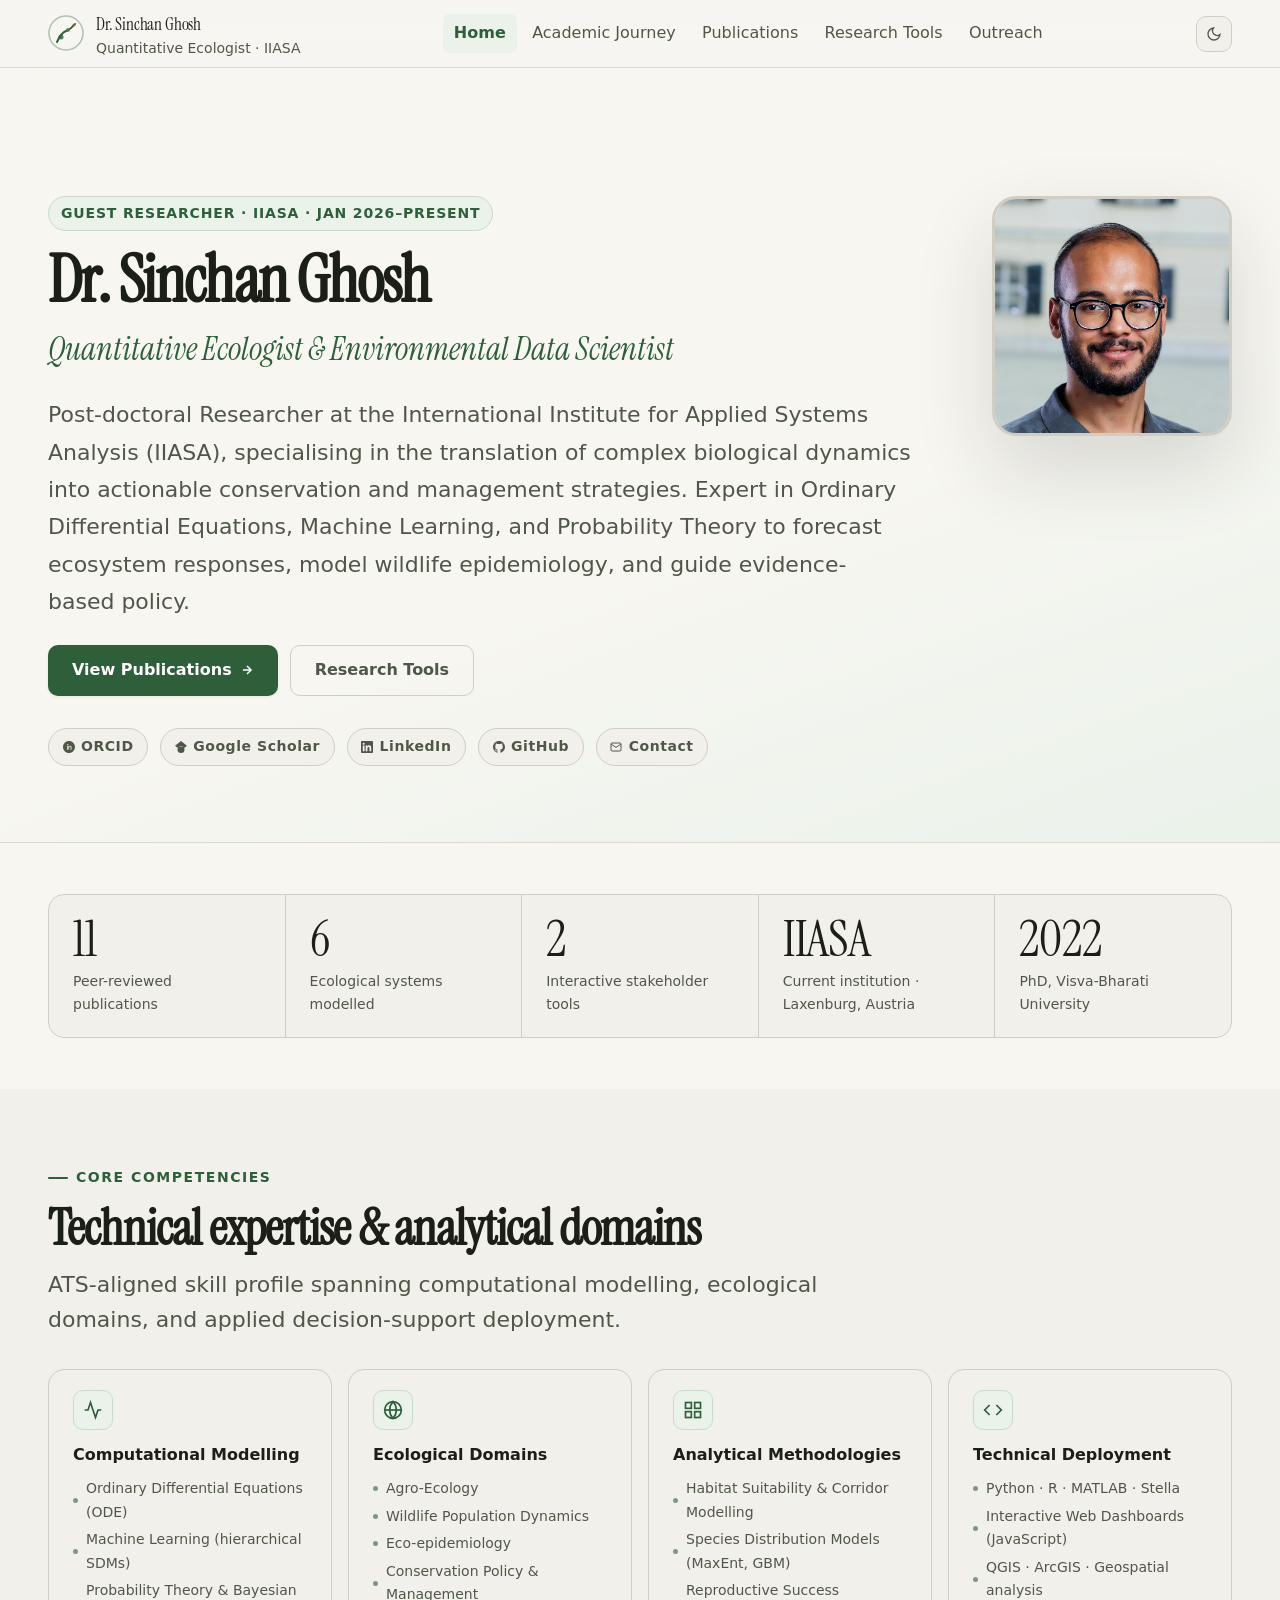
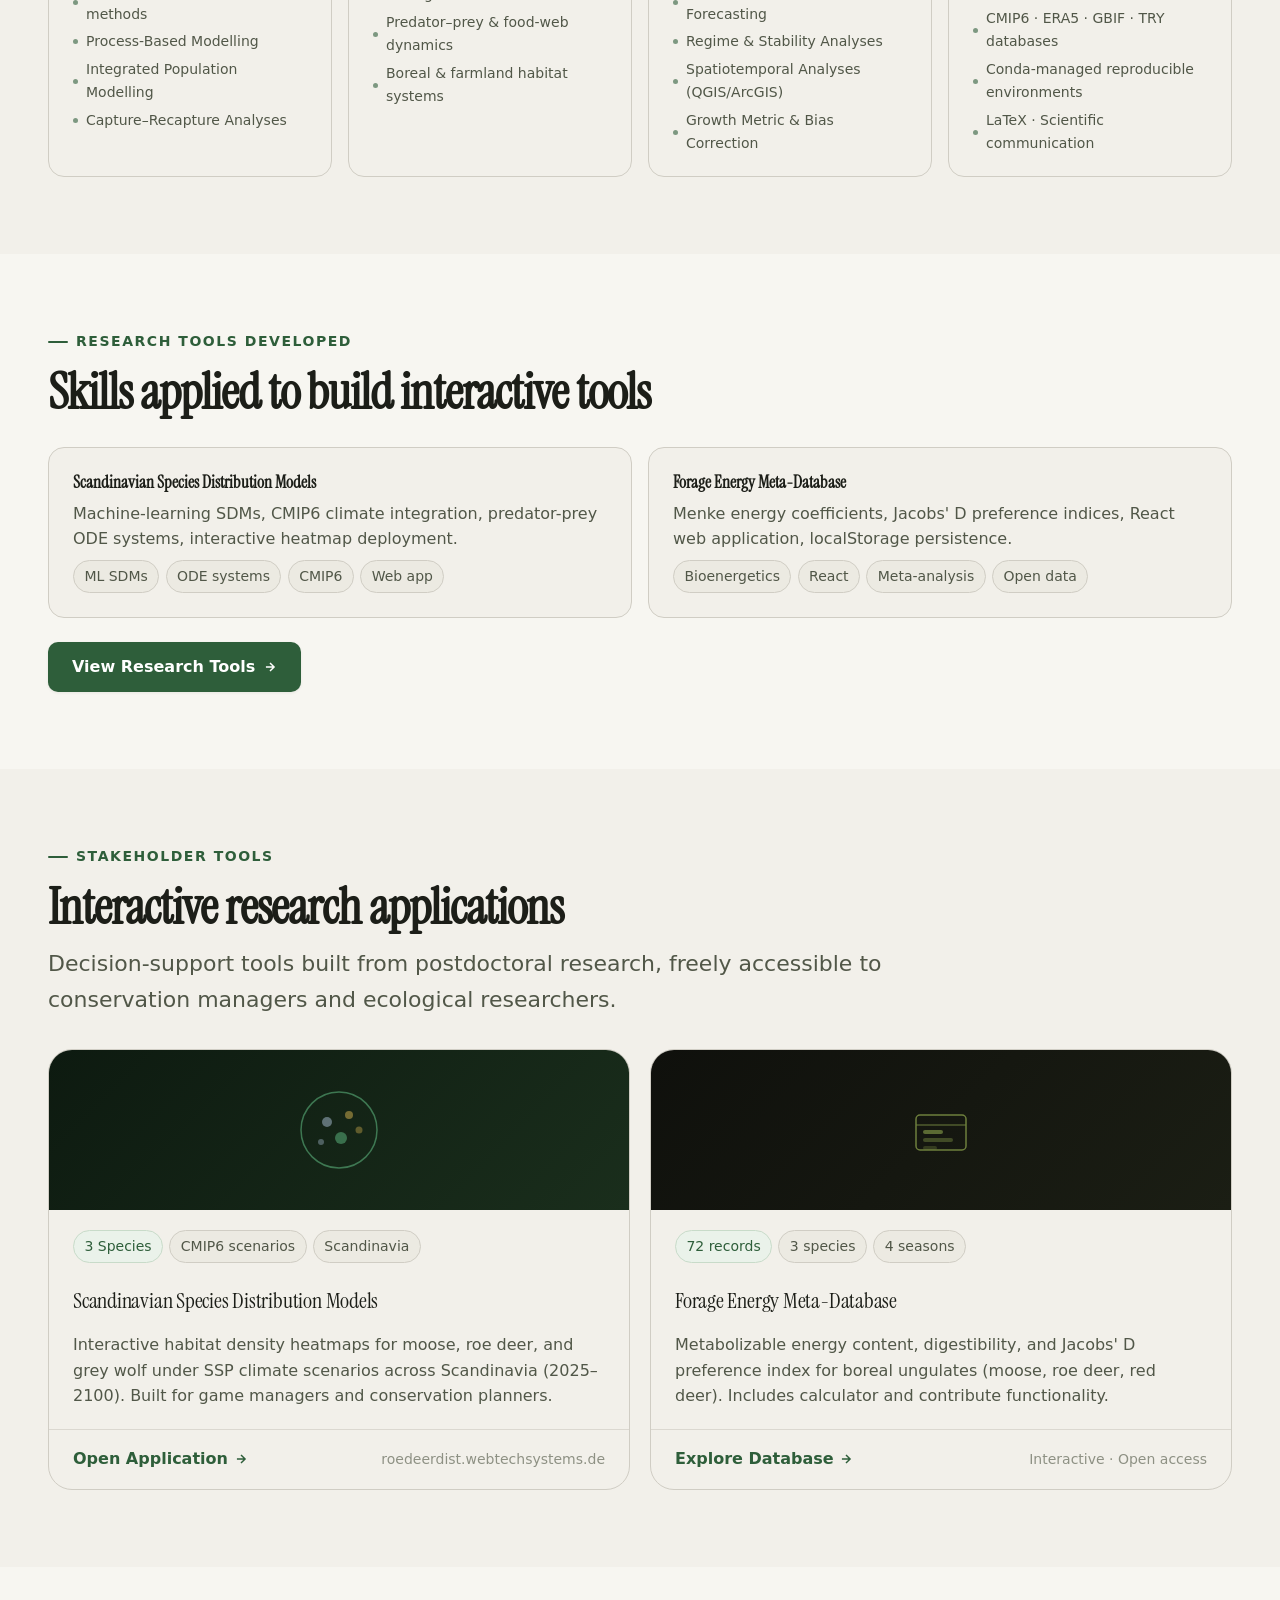
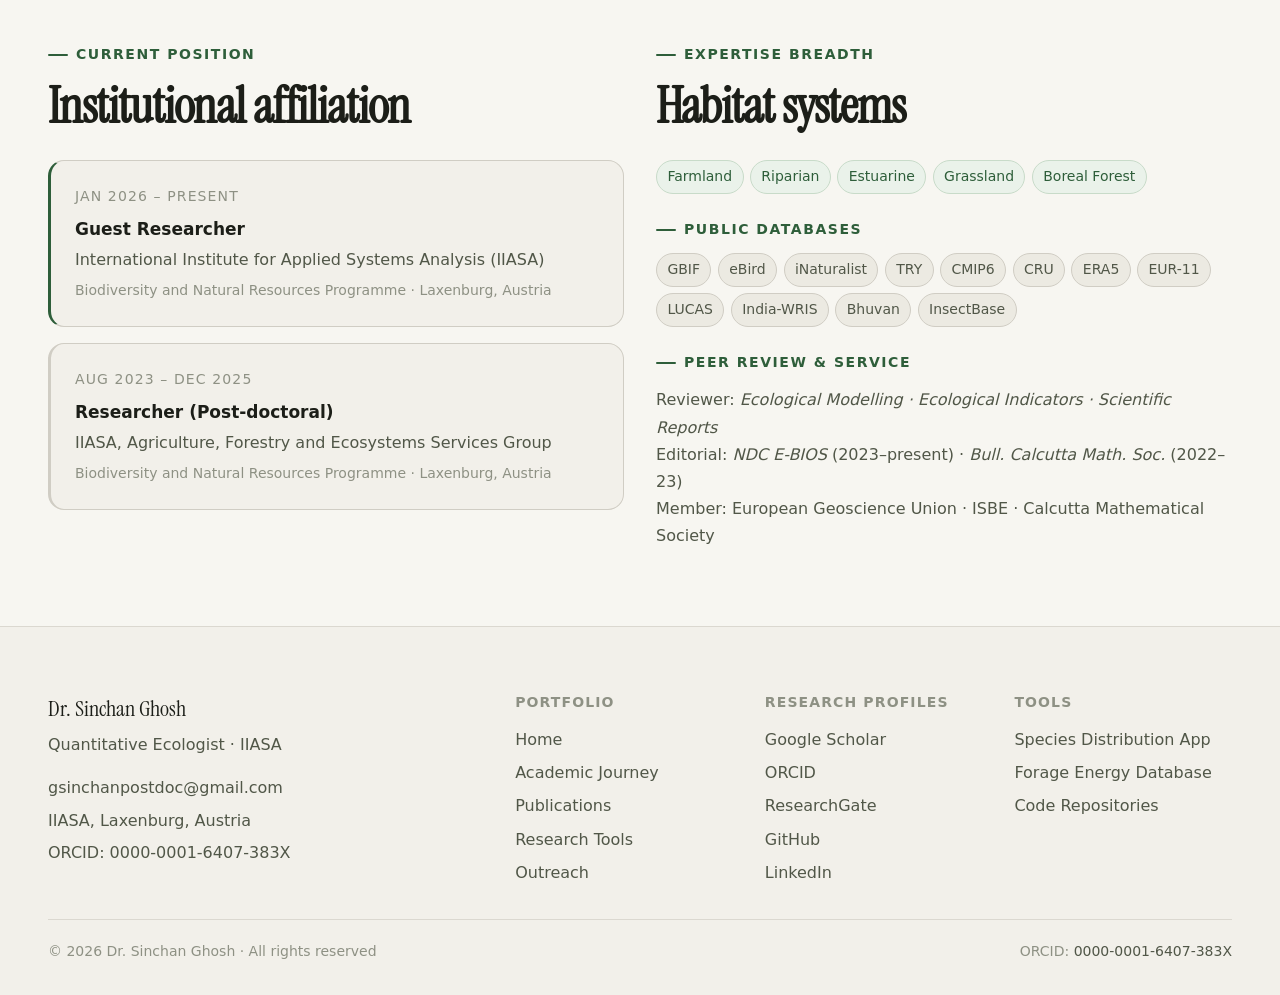
<file: index.html>
<!DOCTYPE html>
<html lang="en">
<head>
  <meta charset="UTF-8"><meta name="viewport" content="width=device-width, initial-scale=1.0">
  <title>Dr. Sinchan Ghosh — Quantitative Ecologist & Environmental Data Scientist</title>
  <meta name="description" content="Quantitative Ecologist and Post-doctoral Researcher at IIASA specializing in ecological modelling, machine learning SDMs, ODE systems, and conservation decision-support tools.">
  <meta property="og:title" content="Dr. Sinchan Ghosh — Quantitative Ecologist">
  <meta property="og:description" content="Ecological modeller at IIASA. Expert in ODEs, machine-learning SDMs, and interactive decision-support tools for conservation management.">
  <link rel="preconnect" href="https://fonts.googleapis.com">
  <link rel="preconnect" href="https://fonts.gstatic.com" crossorigin>
  <link href="https://fonts.googleapis.com/css2?family=Instrument+Serif:ital@0;1&display=swap" rel="stylesheet">
  <link href="https://api.fontshare.com/v2/css?f[]=satoshi@300,400,500,600,700&display=swap" rel="stylesheet">
  <link rel="stylesheet" href="style.css">
</head>
<body>

<!-- NAV -->
<nav class="nav" id="main-nav" role="navigation" aria-label="Main navigation">
  <div class="nav__inner">
    <a href="index.html" class="nav__brand">
      <svg class="nav__logo" viewBox="0 0 36 36" fill="none" aria-hidden="true">
        <circle cx="18" cy="18" r="17" stroke="var(--color-primary)" stroke-width="1.5" opacity="0.35"/>
        <path d="M9 27 Q13 18 18 16 Q23 14 27 9" stroke="var(--color-primary)" stroke-width="2" stroke-linecap="round" fill="none"/>
        <circle cx="13" cy="22" r="2.5" fill="var(--color-primary)" opacity="0.8"/>
        <circle cx="20" cy="15" r="2" fill="var(--color-accent)" opacity="0.8"/>
        <circle cx="26" cy="10" r="1.5" fill="var(--color-gold)" opacity="0.8"/>
      </svg>
      <div>
        <div class="nav__name">Dr. Sinchan Ghosh</div>
        <div class="nav__title">Quantitative Ecologist · IIASA</div>
      </div>
    </a>
    <nav class="nav__links" aria-label="Site pages">
      <a href="index.html" class="nav__link nav__link--active">Home</a>
      <a href="academic.html" class="nav__link">Academic Journey</a>
      <a href="publications.html" class="nav__link">Publications</a>
      <a href="apps.html" class="nav__link">Research Tools</a>
      <a href="outreach.html" class="nav__link">Outreach</a>
    </nav>
    <div class="nav__actions">
      <button class="nav__toggle nav__hamburger" data-hamburger aria-label="Open menu" aria-expanded="false" aria-controls="mobile-menu">
        <svg width="18" height="18" viewBox="0 0 24 24" fill="none" stroke="currentColor" stroke-width="2"><line x1="3" y1="6" x2="21" y2="6"/><line x1="3" y1="12" x2="21" y2="12"/><line x1="3" y1="18" x2="21" y2="18"/></svg>
      </button>
      <button class="nav__toggle" data-theme-toggle aria-label="Switch theme"></button>
    </div>
  </div>
</nav>
<div class="mobile-menu" id="mobile-menu" role="menu">
  <a href="index.html" class="active">Home</a>
  <a href="academic.html">Academic Journey</a>
  <a href="publications.html">Publications</a>
  <a href="apps.html">Research Tools</a>
  <a href="outreach.html">Outreach & Service</a>
</div>

<!-- HERO -->
<header class="hero">
  <div class="container">
    <div class="hero__grid">
      <div>
        <div class="hero__kicker">
          <span class="badge badge--primary">Guest Researcher · IIASA · Jan 2026–present</span>
        </div>
        <h1 class="hero__name">Dr. Sinchan Ghosh</h1>
        <p class="hero__role">Quantitative Ecologist &amp; Environmental Data Scientist</p>
        <p class="hero__bio">
          Post-doctoral Researcher at the International Institute for Applied Systems Analysis (IIASA),
          specialising in the translation of complex biological dynamics into actionable conservation
          and management strategies. Expert in Ordinary Differential Equations, Machine Learning,
          and Probability Theory to forecast ecosystem responses, model wildlife epidemiology,
          and guide evidence-based policy.
        </p>
        <div class="hero__actions">
          <a href="publications.html" class="btn btn--primary">
            View Publications
            <svg width="14" height="14" viewBox="0 0 24 24" fill="none" stroke="currentColor" stroke-width="2.5"><path d="M5 12h14M12 5l7 7-7 7"/></svg>
          </a>
          <a href="apps.html" class="btn btn--outline">Research Tools</a>
        </div>
        <div class="hero__links">
          <a href="https://orcid.org/0000-0001-6407-383X" class="hero__link-btn" target="_blank" rel="noopener">
            <svg width="12" height="12" viewBox="0 0 24 24" fill="currentColor"><path d="M12 0C5.372 0 0 5.372 0 12s5.372 12 12 12 12-5.372 12-12S18.628 0 12 0zm-1.25 17.5H8.5V9.5h2.25v8zm-1.125-9.11a1.308 1.308 0 110-2.616 1.308 1.308 0 010 2.616zM17.5 17.5h-2.25v-4.13c0-.986-.017-2.253-1.372-2.253-1.375 0-1.585 1.073-1.585 2.18V17.5h-2.25V9.5h2.16v1.097h.03c.3-.57 1.035-1.17 2.13-1.17 2.28 0 2.7 1.5 2.7 3.45V17.5z"/></svg>
            ORCID
          </a>
          <a href="https://scholar.google.com/citations?user=5dhoW-cAAAAJ&hl=en" class="hero__link-btn" target="_blank" rel="noopener">
            <svg width="12" height="12" viewBox="0 0 24 24" fill="currentColor"><path d="M12 24a7 7 0 110-14 7 7 0 010 14zm0-24L0 9.5l4.838 3.94A8 8 0 0112 11a8 8 0 017.162 2.44L24 9.5 12 0z"/></svg>
            Google Scholar
          </a>
          <a href="https://www.linkedin.com/in/sinchan-ghosh-b652941b7" class="hero__link-btn" target="_blank" rel="noopener">
            <svg width="12" height="12" viewBox="0 0 24 24" fill="currentColor"><path d="M20.447 20.452h-3.554v-5.569c0-1.328-.027-3.037-1.852-3.037-1.853 0-2.136 1.445-2.136 2.939v5.667H9.351V9h3.414v1.561h.046c.477-.9 1.637-1.85 3.37-1.85 3.601 0 4.267 2.37 4.267 5.455v6.286zM5.337 7.433a2.062 2.062 0 01-2.063-2.065 2.064 2.064 0 112.063 2.065zm1.782 13.019H3.555V9h3.564v11.452zM22.225 0H1.771C.792 0 0 .774 0 1.729v20.542C0 23.227.792 24 1.771 24h20.451C23.2 24 24 23.227 24 22.271V1.729C24 .774 23.2 0 22.222 0h.003z"/></svg>
            LinkedIn
          </a>
          <a href="https://github.com/gsinchanpostdoc" class="hero__link-btn" target="_blank" rel="noopener">
            <svg width="12" height="12" viewBox="0 0 24 24" fill="currentColor"><path d="M12 0C5.374 0 0 5.373 0 12c0 5.302 3.438 9.8 8.207 11.387.599.111.793-.261.793-.577v-2.234c-3.338.726-4.033-1.416-4.033-1.416-.546-1.387-1.333-1.756-1.333-1.756-1.089-.745.083-.729.083-.729 1.205.084 1.839 1.237 1.839 1.237 1.07 1.834 2.807 1.304 3.492.997.107-.775.418-1.305.762-1.604-2.665-.305-5.467-1.334-5.467-5.931 0-1.311.469-2.381 1.236-3.221-.124-.303-.535-1.524.117-3.176 0 0 1.008-.322 3.301 1.23A11.509 11.509 0 0112 5.803c1.02.005 2.047.138 3.006.404 2.291-1.552 3.297-1.23 3.297-1.23.653 1.653.242 2.874.118 3.176.77.84 1.235 1.911 1.235 3.221 0 4.609-2.807 5.624-5.479 5.921.43.372.823 1.102.823 2.222v3.293c0 .319.192.694.801.576C20.566 21.797 24 17.3 24 12c0-6.627-5.373-12-12-12z"/></svg>
            GitHub
          </a>
          <a href="mailto:gsinchanpostdoc@gmail.com" class="hero__link-btn">
            <svg width="12" height="12" viewBox="0 0 24 24" fill="none" stroke="currentColor" stroke-width="2"><path d="M4 4h16c1.1 0 2 .9 2 2v12c0 1.1-.9 2-2 2H4c-1.1 0-2-.9-2-2V6c0-1.1.9-2 2-2z"/><polyline points="22,6 12,13 2,6"/></svg>
            Contact
          </a>
        </div>
      </div>
      <div>
        <div class="hero__photo-wrap">
          <img src="picture.jpg" alt="Dr. Sinchan Ghosh" width="240" height="240">
        </div>
      </div>
    </div>
  </div>
</header>

<!-- CURRENT POSITION -->
<section class="section" style="padding-top: clamp(2rem,4vw,3.5rem); padding-bottom: clamp(2rem,4vw,3.5rem);">
  <div class="container">
    <div class="stat-strip">
      <div class="stat-item">
        <div class="stat-value">11</div>
        <div class="stat-label">Peer-reviewed publications</div>
      </div>
      <div class="stat-item">
        <div class="stat-value">6</div>
        <div class="stat-label">Ecological systems modelled</div>
      </div>
      <div class="stat-item">
        <div class="stat-value">2</div>
        <div class="stat-label">Interactive stakeholder tools</div>
      </div>
      <div class="stat-item">
        <div class="stat-value">IIASA</div>
        <div class="stat-label">Current institution · Laxenburg, Austria</div>
      </div>
      <div class="stat-item">
        <div class="stat-value">2022</div>
        <div class="stat-label">PhD, Visva-Bharati University</div>
      </div>
    </div>
  </div>
</section>

<!-- CORE COMPETENCIES -->
<section class="section section--alt">
  <div class="container">
    <div class="eyebrow">Core Competencies</div>
    <h2 class="section-title mb-2">Technical expertise &amp; analytical domains</h2>
    <p class="section-lead mb-8">ATS-aligned skill profile spanning computational modelling, ecological domains, and applied decision-support deployment.</p>
    <div class="comp-grid">
      <div class="comp-card">
        <div class="comp-icon">
          <svg width="20" height="20" viewBox="0 0 24 24" fill="none" stroke="currentColor" stroke-width="2"><polyline points="22 12 18 12 15 21 9 3 6 12 2 12"/></svg>
        </div>
        <div class="comp-title">Computational Modelling</div>
        <div class="comp-items">
          <div class="comp-item">Ordinary Differential Equations (ODE)</div>
          <div class="comp-item">Machine Learning (hierarchical SDMs)</div>
          <div class="comp-item">Probability Theory &amp; Bayesian methods</div>
          <div class="comp-item">Process-Based Modelling</div>
          <div class="comp-item">Integrated Population Modelling</div>
          <div class="comp-item">Capture–Recapture Analyses</div>
        </div>
      </div>
      <div class="comp-card">
        <div class="comp-icon">
          <svg width="20" height="20" viewBox="0 0 24 24" fill="none" stroke="currentColor" stroke-width="2"><circle cx="12" cy="12" r="10"/><path d="M12 2a14.5 14.5 0 000 20A14.5 14.5 0 0012 2z"/><path d="M2 12h20"/></svg>
        </div>
        <div class="comp-title">Ecological Domains</div>
        <div class="comp-items">
          <div class="comp-item">Agro-Ecology</div>
          <div class="comp-item">Wildlife Population Dynamics</div>
          <div class="comp-item">Eco-epidemiology</div>
          <div class="comp-item">Conservation Policy &amp; Management</div>
          <div class="comp-item">Predator–prey &amp; food-web dynamics</div>
          <div class="comp-item">Boreal &amp; farmland habitat systems</div>
        </div>
      </div>
      <div class="comp-card">
        <div class="comp-icon">
          <svg width="20" height="20" viewBox="0 0 24 24" fill="none" stroke="currentColor" stroke-width="2"><rect x="3" y="3" width="7" height="7"/><rect x="14" y="3" width="7" height="7"/><rect x="3" y="14" width="7" height="7"/><rect x="14" y="14" width="7" height="7"/></svg>
        </div>
        <div class="comp-title">Analytical Methodologies</div>
        <div class="comp-items">
          <div class="comp-item">Habitat Suitability &amp; Corridor Modelling</div>
          <div class="comp-item">Species Distribution Models (MaxEnt, GBM)</div>
          <div class="comp-item">Reproductive Success Forecasting</div>
          <div class="comp-item">Regime &amp; Stability Analyses</div>
          <div class="comp-item">Spatiotemporal Analyses (QGIS/ArcGIS)</div>
          <div class="comp-item">Growth Metric &amp; Bias Correction</div>
        </div>
      </div>
      <div class="comp-card">
        <div class="comp-icon">
          <svg width="20" height="20" viewBox="0 0 24 24" fill="none" stroke="currentColor" stroke-width="2"><polyline points="16 18 22 12 16 6"/><polyline points="8 6 2 12 8 18"/></svg>
        </div>
        <div class="comp-title">Technical Deployment</div>
        <div class="comp-items">
          <div class="comp-item">Python · R · MATLAB · Stella</div>
          <div class="comp-item">Interactive Web Dashboards (JavaScript)</div>
          <div class="comp-item">QGIS · ArcGIS · Geospatial analysis</div>
          <div class="comp-item">CMIP6 · ERA5 · GBIF · TRY databases</div>
          <div class="comp-item">Conda-managed reproducible environments</div>
          <div class="comp-item">LaTeX · Scientific communication</div>
        </div>
      </div>
    </div>
  </div>
</section>

<!-- RESEARCH TOOLS DEVELOPED -->
<section class="section">
  <div class="container">
    <div class="eyebrow">Research Tools Developed</div>
    <h2 class="section-title mb-6">Skills applied to build interactive tools</h2>
    <div style="display:grid; grid-template-columns: 1fr 1fr; gap: var(--space-4); margin-bottom: var(--space-6);">
      <div class="card">
        <h3 style="font-family:var(--font-display);font-size:var(--text-base);margin-bottom:0.5rem;">Scandinavian Species Distribution Models</h3>
        <p class="text-sm text-muted" style="line-height:1.6;margin-bottom:0.5rem;">Machine-learning SDMs, CMIP6 climate integration, predator-prey ODE systems, interactive heatmap deployment.</p>
        <div class="tags"><span class="tag">ML SDMs</span><span class="tag">ODE systems</span><span class="tag">CMIP6</span><span class="tag">Web app</span></div>
      </div>
      <div class="card">
        <h3 style="font-family:var(--font-display);font-size:var(--text-base);margin-bottom:0.5rem;">Forage Energy Meta-Database</h3>
        <p class="text-sm text-muted" style="line-height:1.6;margin-bottom:0.5rem;">Menke energy coefficients, Jacobs' D preference indices, React web application, localStorage persistence.</p>
        <div class="tags"><span class="tag">Bioenergetics</span><span class="tag">React</span><span class="tag">Meta-analysis</span><span class="tag">Open data</span></div>
      </div>
    </div>
    <a href="apps.html" class="btn btn--primary">View Research Tools <svg width="14" height="14" viewBox="0 0 24 24" fill="none" stroke="currentColor" stroke-width="2.5"><path d="M5 12h14M12 5l7 7-7 7"/></svg></a>
  </div>
</section>

<!-- RESEARCH TOOLS PREVIEW -->
<section class="section section--alt">
  <div class="container">
    <div class="eyebrow">Stakeholder Tools</div>
    <h2 class="section-title mb-2">Interactive research applications</h2>
    <p class="section-lead mb-8">Decision-support tools built from postdoctoral research, freely accessible to conservation managers and ecological researchers.</p>
    <div class="app-grid">
      <a href="https://roedeerdist.webtechsystems.de/" class="app-card" target="_blank" rel="noopener">
        <div class="app-card__visual" style="background: linear-gradient(135deg, #0d1a10, #1a2e1c);">
          <svg width="80" height="80" viewBox="0 0 80 80" fill="none" style="opacity:0.6;">
            <circle cx="40" cy="40" r="38" stroke="#5aaf7a" stroke-width="1.5"/>
            <circle cx="28" cy="32" r="5" fill="#a0b4c8" opacity="0.9"/>
            <circle cx="50" cy="25" r="4" fill="#c9a84c" opacity="0.9"/>
            <circle cx="42" cy="48" r="6" fill="#5aaf7a" opacity="0.9"/>
            <circle cx="22" cy="52" r="3" fill="#a0b4c8" opacity="0.7"/>
            <circle cx="60" cy="40" r="3.5" fill="#c9a84c" opacity="0.7"/>
          </svg>
        </div>
        <div class="app-card__body">
          <div class="tags mb-2">
            <span class="tag tag--primary">3 Species</span>
            <span class="tag">CMIP6 scenarios</span>
            <span class="tag">Scandinavia</span>
          </div>
          <div class="app-card__name">Scandinavian Species Distribution Models</div>
          <p class="app-card__desc">Interactive habitat density heatmaps for moose, roe deer, and grey wolf under SSP climate scenarios across Scandinavia (2025–2100). Built for game managers and conservation planners.</p>
        </div>
        <div class="app-card__footer">
          <span class="app-card__cta">
            Open Application
            <svg width="14" height="14" viewBox="0 0 24 24" fill="none" stroke="currentColor" stroke-width="2.5"><path d="M5 12h14M12 5l7 7-7 7"/></svg>
          </span>
          <span class="text-xs text-faint">roedeerdist.webtechsystems.de</span>
        </div>
      </a>
      <a href="apps.html#forage" class="app-card">
        <div class="app-card__visual" style="background: linear-gradient(135deg, #0f100c, #1b1e14);">
          <svg width="80" height="80" viewBox="0 0 80 80" fill="none" style="opacity:0.6;">
            <rect x="15" y="25" width="50" height="35" rx="4" stroke="#a8c45a" stroke-width="1.5"/>
            <line x1="15" y1="35" x2="65" y2="35" stroke="#a8c45a" stroke-width="1"/>
            <rect x="22" y="40" width="20" height="4" rx="2" fill="#a8c45a" opacity="0.8"/>
            <rect x="22" y="48" width="30" height="4" rx="2" fill="#a8c45a" opacity="0.5"/>
            <rect x="22" y="56" width="14" height="4" rx="2" fill="#a8c45a" opacity="0.35"/>
          </svg>
        </div>
        <div class="app-card__body">
          <div class="tags mb-2">
            <span class="tag tag--primary">72 records</span>
            <span class="tag">3 species</span>
            <span class="tag">4 seasons</span>
          </div>
          <div class="app-card__name">Forage Energy Meta-Database</div>
          <p class="app-card__desc">Metabolizable energy content, digestibility, and Jacobs' D preference index for boreal ungulates (moose, roe deer, red deer). Includes calculator and contribute functionality.</p>
        </div>
        <div class="app-card__footer">
          <span class="app-card__cta">
            Explore Database
            <svg width="14" height="14" viewBox="0 0 24 24" fill="none" stroke="currentColor" stroke-width="2.5"><path d="M5 12h14M12 5l7 7-7 7"/></svg>
          </span>
          <span class="text-xs text-faint">Interactive · Open access</span>
        </div>
      </a>
    </div>
  </div>
</section>

<!-- CURRENT POSITION / AFFILIATION -->
<section class="section">
  <div class="container">
    <div class="two-col">
      <div>
        <div class="eyebrow">Current Position</div>
        <h2 class="section-title mb-6">Institutional affiliation</h2>
        <div class="card mb-4" style="border-left: 3px solid var(--color-primary);">
          <div style="font-size: var(--text-xs); text-transform: uppercase; letter-spacing: 0.08em; color: var(--color-text-faint); margin-bottom: 0.4rem;">Jan 2026 – present</div>
          <div style="font-weight: 700; font-size: var(--text-base); margin-bottom: 0.2rem;">Guest Researcher</div>
          <div style="font-size: var(--text-sm); color: var(--color-text-muted);">International Institute for Applied Systems Analysis (IIASA)</div>
          <div style="font-size: var(--text-xs); color: var(--color-text-faint); margin-top: 0.3rem;">Biodiversity and Natural Resources Programme · Laxenburg, Austria</div>
        </div>
        <div class="card" style="border-left: 3px solid var(--color-border);">
          <div style="font-size: var(--text-xs); text-transform: uppercase; letter-spacing: 0.08em; color: var(--color-text-faint); margin-bottom: 0.4rem;">Aug 2023 – Dec 2025</div>
          <div style="font-weight: 700; font-size: var(--text-base); margin-bottom: 0.2rem;">Researcher (Post-doctoral)</div>
          <div style="font-size: var(--text-sm); color: var(--color-text-muted);">IIASA, Agriculture, Forestry and Ecosystems Services Group</div>
          <div style="font-size: var(--text-xs); color: var(--color-text-faint); margin-top: 0.3rem;">Biodiversity and Natural Resources Programme · Laxenburg, Austria</div>
        </div>
      </div>
      <div>
        <div class="eyebrow">Expertise Breadth</div>
        <h2 class="section-title mb-6">Habitat systems</h2>
        <div class="tags" style="margin-bottom: var(--space-6);">
          <span class="tag tag--primary">Farmland</span>
          <span class="tag tag--primary">Riparian</span>
          <span class="tag tag--primary">Estuarine</span>
          <span class="tag tag--primary">Grassland</span>
          <span class="tag tag--primary">Boreal Forest</span>
        </div>
        <div class="eyebrow" style="margin-top: var(--space-6);">Public databases</div>
        <div class="tags" style="margin-top: var(--space-3);">
          <span class="tag">GBIF</span><span class="tag">eBird</span><span class="tag">iNaturalist</span>
          <span class="tag">TRY</span><span class="tag">CMIP6</span><span class="tag">CRU</span>
          <span class="tag">ERA5</span><span class="tag">EUR-11</span><span class="tag">LUCAS</span>
          <span class="tag">India-WRIS</span><span class="tag">Bhuvan</span><span class="tag">InsectBase</span>
        </div>
        <div class="eyebrow" style="margin-top: var(--space-6);">Peer review &amp; service</div>
        <div style="font-size: var(--text-sm); color: var(--color-text-muted); margin-top: var(--space-3); line-height: 1.7;">
          Reviewer: <em>Ecological Modelling · Ecological Indicators · Scientific Reports</em><br>
          Editorial: <em>NDC E-BIOS</em> (2023–present) · <em>Bull. Calcutta Math. Soc.</em> (2022–23)<br>
          Member: European Geoscience Union · ISBE · Calcutta Mathematical Society
        </div>
      </div>
    </div>
  </div>
</section>

<!-- FOOTER -->
<footer class="footer">
  <div class="container">
    <div class="footer__grid">
      <div>
        <div class="footer__brand-name">Dr. Sinchan Ghosh</div>
        <div class="footer__brand-role">Quantitative Ecologist · IIASA</div>
        <div class="footer__contact">
          <a href="mailto:gsinchanpostdoc@gmail.com">gsinchanpostdoc@gmail.com</a>
          <a href="https://iiasa.ac.at/" target="_blank" rel="noopener">IIASA, Laxenburg, Austria</a>
          <a href="https://orcid.org/0000-0001-6407-383X" target="_blank" rel="noopener">ORCID: 0000-0001-6407-383X</a>
        </div>
      </div>
      <div>
        <div class="footer__col-title">Portfolio</div>
        <div class="footer__links">
          <a href="index.html">Home</a>
          <a href="academic.html">Academic Journey</a>
          <a href="publications.html">Publications</a>
          <a href="apps.html">Research Tools</a>
          <a href="outreach.html">Outreach</a>
        </div>
      </div>
      <div>
        <div class="footer__col-title">Research Profiles</div>
        <div class="footer__links">
          <a href="https://scholar.google.com/citations?user=5dhoW-cAAAAJ&hl=en" target="_blank" rel="noopener">Google Scholar</a>
          <a href="https://orcid.org/0000-0001-6407-383X" target="_blank" rel="noopener">ORCID</a>
          <a href="https://www.researchgate.net/profile/Sinchan-Ghosh" target="_blank" rel="noopener">ResearchGate</a>
          <a href="https://github.com/gsinchanpostdoc" target="_blank" rel="noopener">GitHub</a>
          <a href="https://www.linkedin.com/in/sinchan-ghosh-b652941b7" target="_blank" rel="noopener">LinkedIn</a>
        </div>
      </div>
      <div>
        <div class="footer__col-title">Tools</div>
        <div class="footer__links">
          <a href="https://roedeerdist.webtechsystems.de/" target="_blank" rel="noopener">Species Distribution App</a>
          <a href="apps.html#forage">Forage Energy Database</a>
          <a href="https://github.com/gsinchanpostdoc" target="_blank" rel="noopener">Code Repositories</a>
        </div>
      </div>
    </div>
    <div class="footer__bottom">
      <div class="footer__copy">© 2026 Dr. Sinchan Ghosh · All rights reserved</div>
      <div class="footer__orcid">ORCID: <a href="https://orcid.org/0000-0001-6407-383X" target="_blank" rel="noopener">0000-0001-6407-383X</a></div>
    </div>
  </div>
</footer>

<script src="nav.js"></script>
<script data-pplx-inline-edit>
(function(){
  if(window===window.top)return;
  function inlineAll(orig,clone){
    if(orig.nodeType!==1)return;
    try{
      var cs=getComputedStyle(orig);
      var t='';
      for(var i=0;i<cs.length;i++){t+=cs[i]+':'+cs.getPropertyValue(cs[i])+';';}
      clone.style.cssText=t;
    }catch(e){}
    var oc=orig.children,cc=clone.children;
    for(var j=0;j<oc.length&&j<cc.length;j++){inlineAll(oc[j],cc[j]);}
  }
  function stripExternal(clone){
    var imgs=clone.querySelectorAll('img');
    for(var i=0;i<imgs.length;i++){
      var s=imgs[i].getAttribute('src');
      if(s&&!s.startsWith('data:'))imgs[i].removeAttribute('src');
    }
    var all=clone.querySelectorAll('*');
    for(var i=0;i<all.length;i++){
      var st=all[i].style.cssText;
      if(st&&st.indexOf('url(')>=0){
        all[i].style.cssText=st.replace(/url\(["']?(?!data:)[^)"']*["']?\)/gi,'none');
      }
    }
  }
  window.addEventListener('message',function(e){
    if(!e.data||e.data.type!=='INLINE_EDIT_CAPTURE_REQUEST')return;
    var scrollX=window.scrollX||window.pageXOffset||0;
    var scrollY=window.scrollY||window.pageYOffset||0;
    var w=window.innerWidth,h=window.innerHeight;
    try{
      var clone=document.documentElement.cloneNode(true);
      var rm=clone.querySelectorAll('script,link[rel="stylesheet"],style');
      for(var i=0;i<rm.length;i++){rm[i].remove();}
      inlineAll(document.documentElement,clone);
      stripExternal(clone);
      var html=new XMLSerializer().serializeToString(clone);
      var svg='<svg xmlns="http://www.w3.org/2000/svg" width="'+w+'" height="'+h+'">'
        +'<foreignObject width="100%" height="100%">'
        +'<div xmlns="http://www.w3.org/1999/xhtml" style="width:'+w+'px;height:'+h+'px;overflow:hidden">'
        +'<div style="transform:translate(-'+scrollX+'px,-'+scrollY+'px);transform-origin:top left">'
        +html+'</div></div></foreignObject></svg>';
      var svgUrl='data:image/svg+xml;charset=utf-8,'+encodeURIComponent(svg);
      var img=new Image();
      img.onload=function(){
        var c=document.createElement('canvas');c.width=w;c.height=h;
        c.getContext('2d').drawImage(img,0,0);
        window.parent.postMessage({type:'INLINE_EDIT_SCREENSHOT_RESULT',dataUrl:c.toDataURL('image/png'),scrollX:scrollX,scrollY:scrollY},'*');
      };
      img.onerror=function(){
        window.parent.postMessage({type:'INLINE_EDIT_SCREENSHOT_RESULT',dataUrl:null,scrollX:scrollX,scrollY:scrollY},'*');
      };
      img.src=svgUrl;
    }catch(err){
      window.parent.postMessage({type:'INLINE_EDIT_SCREENSHOT_RESULT',dataUrl:null,scrollX:scrollX,scrollY:scrollY},'*');
    }
  });
})();
</script></body>
</html>
</file>
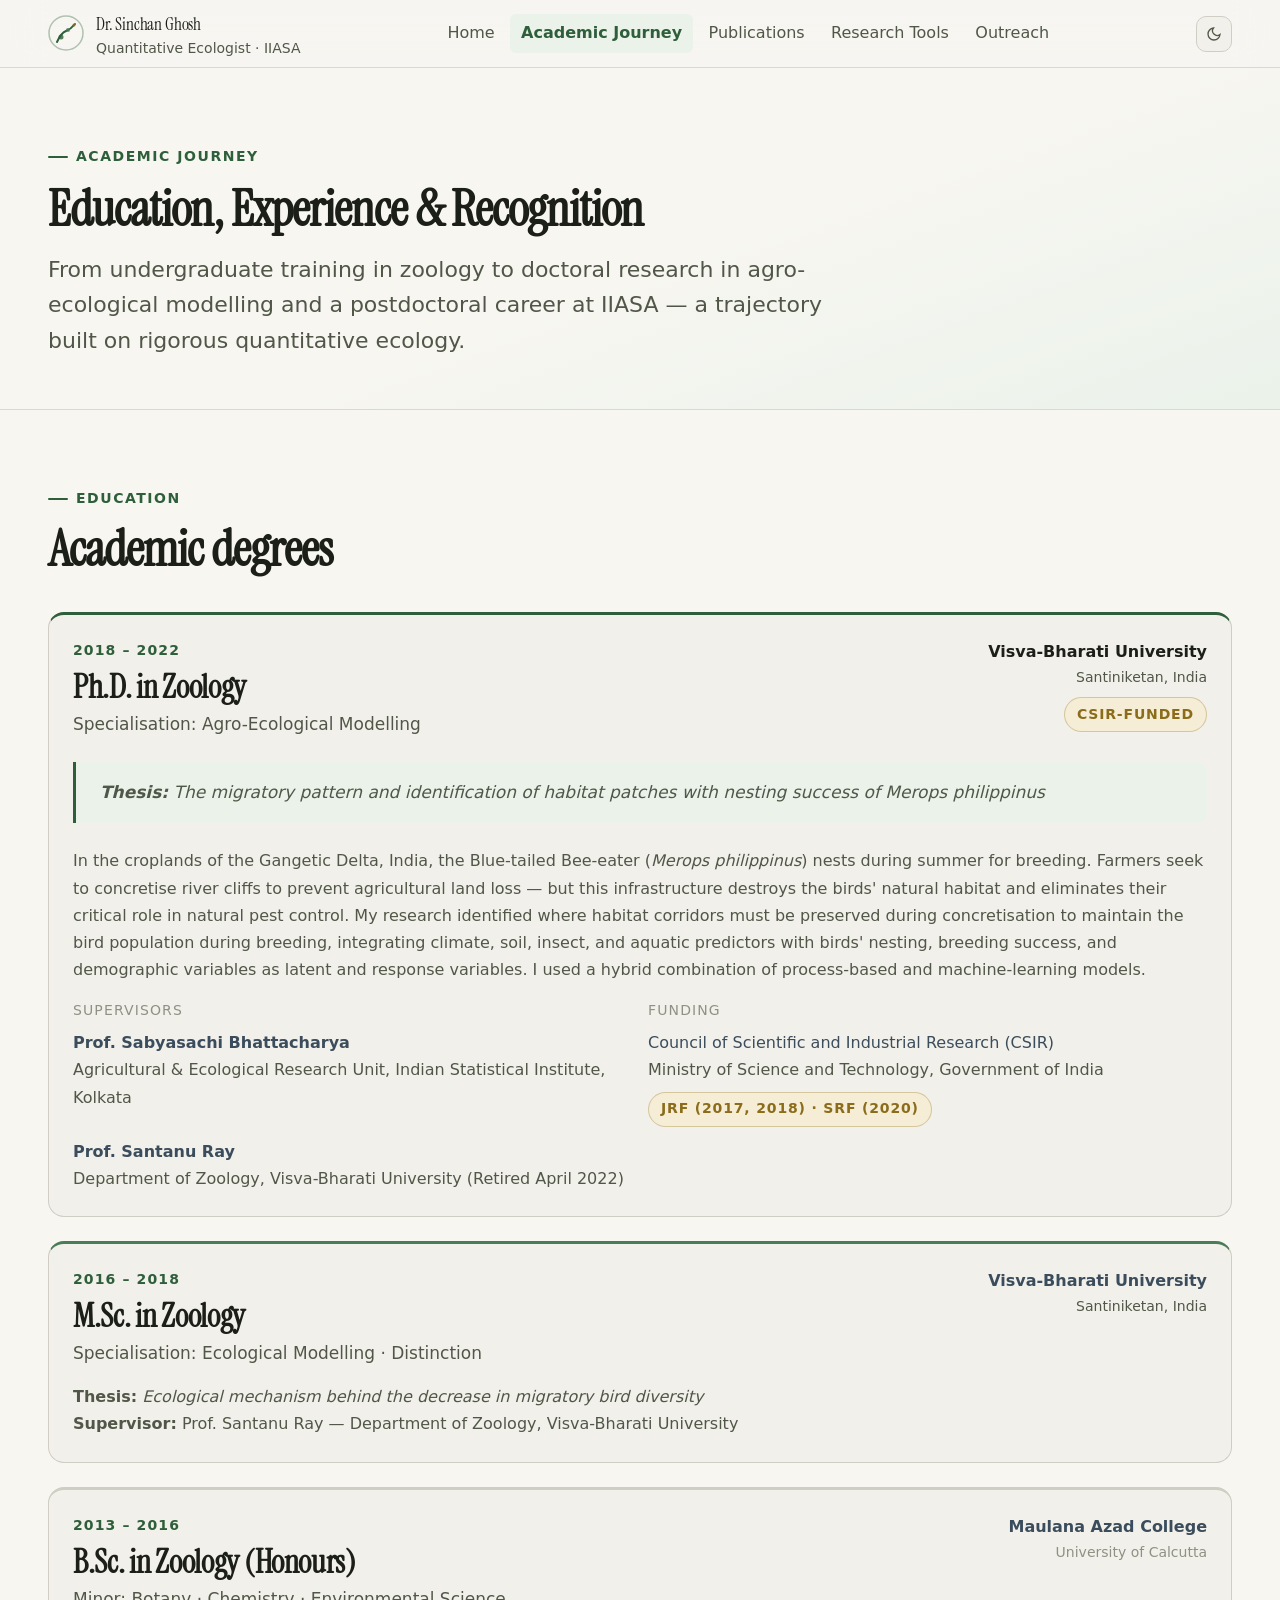
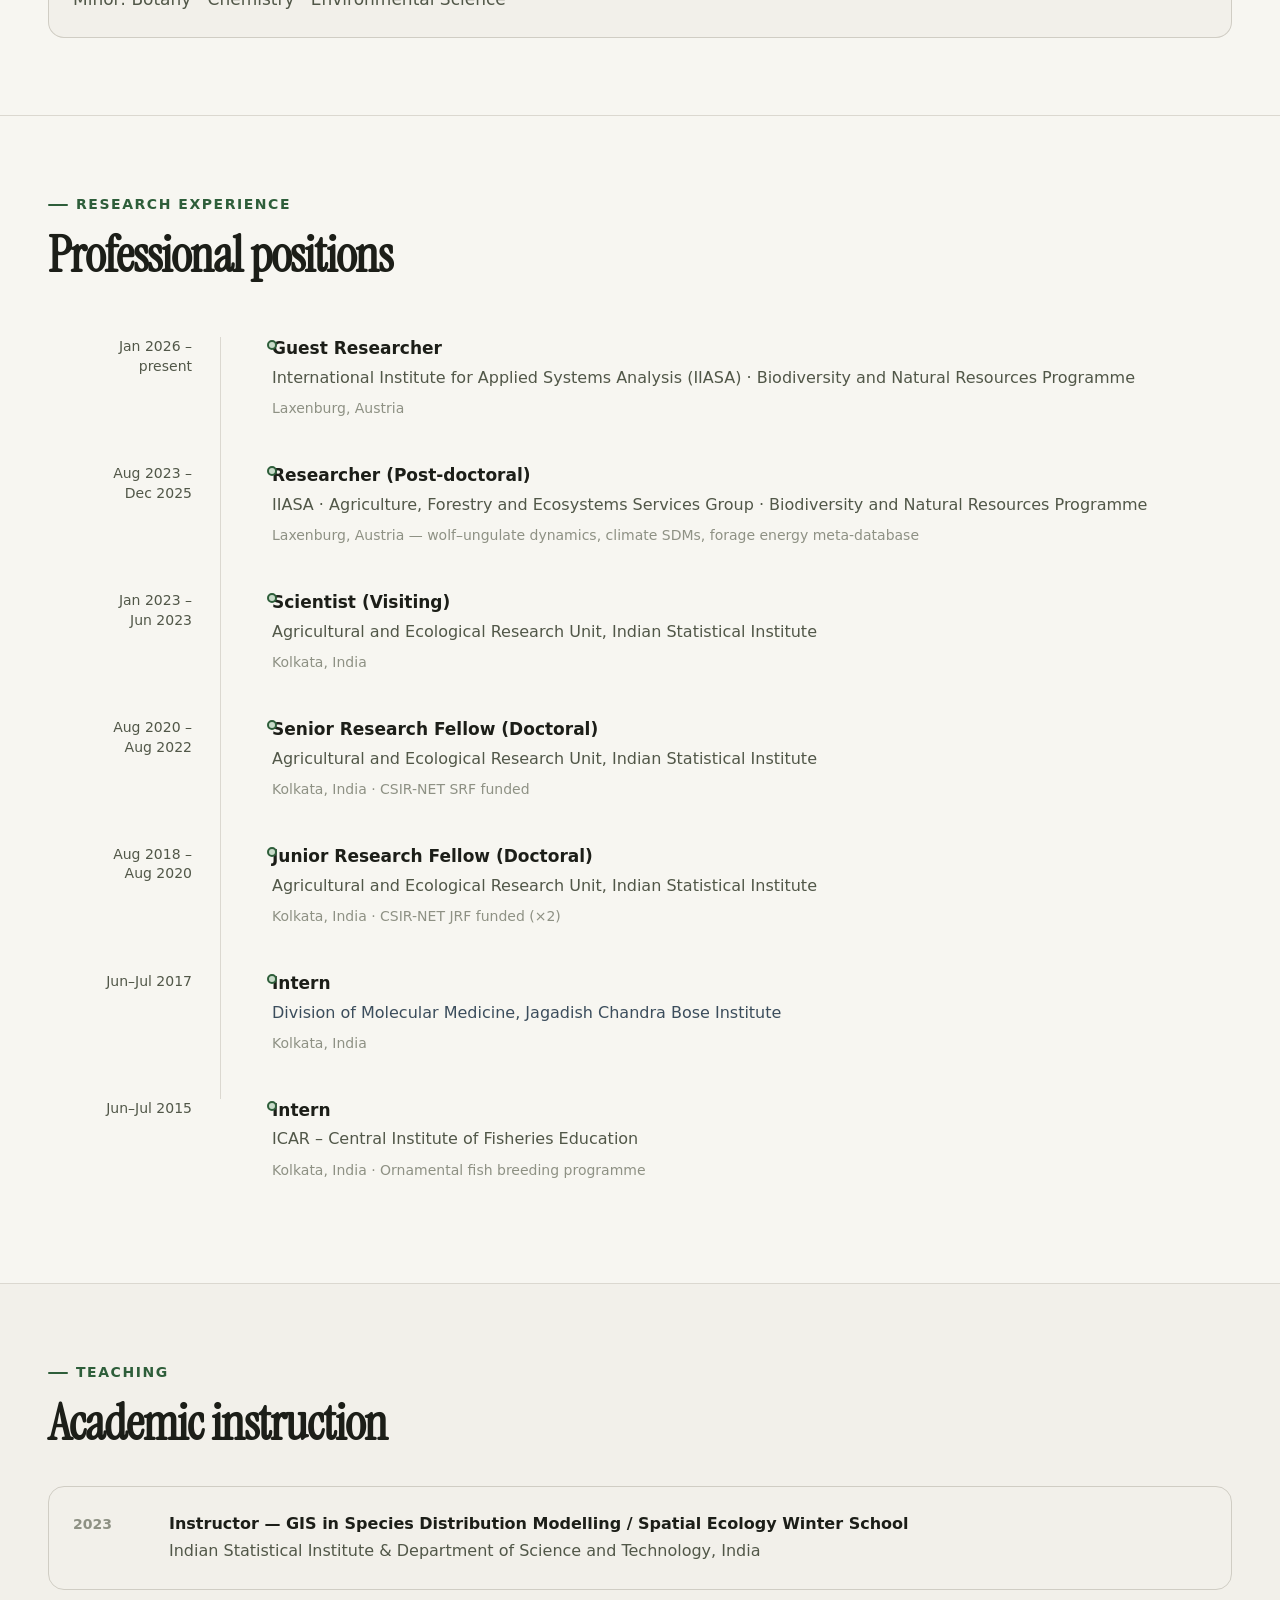
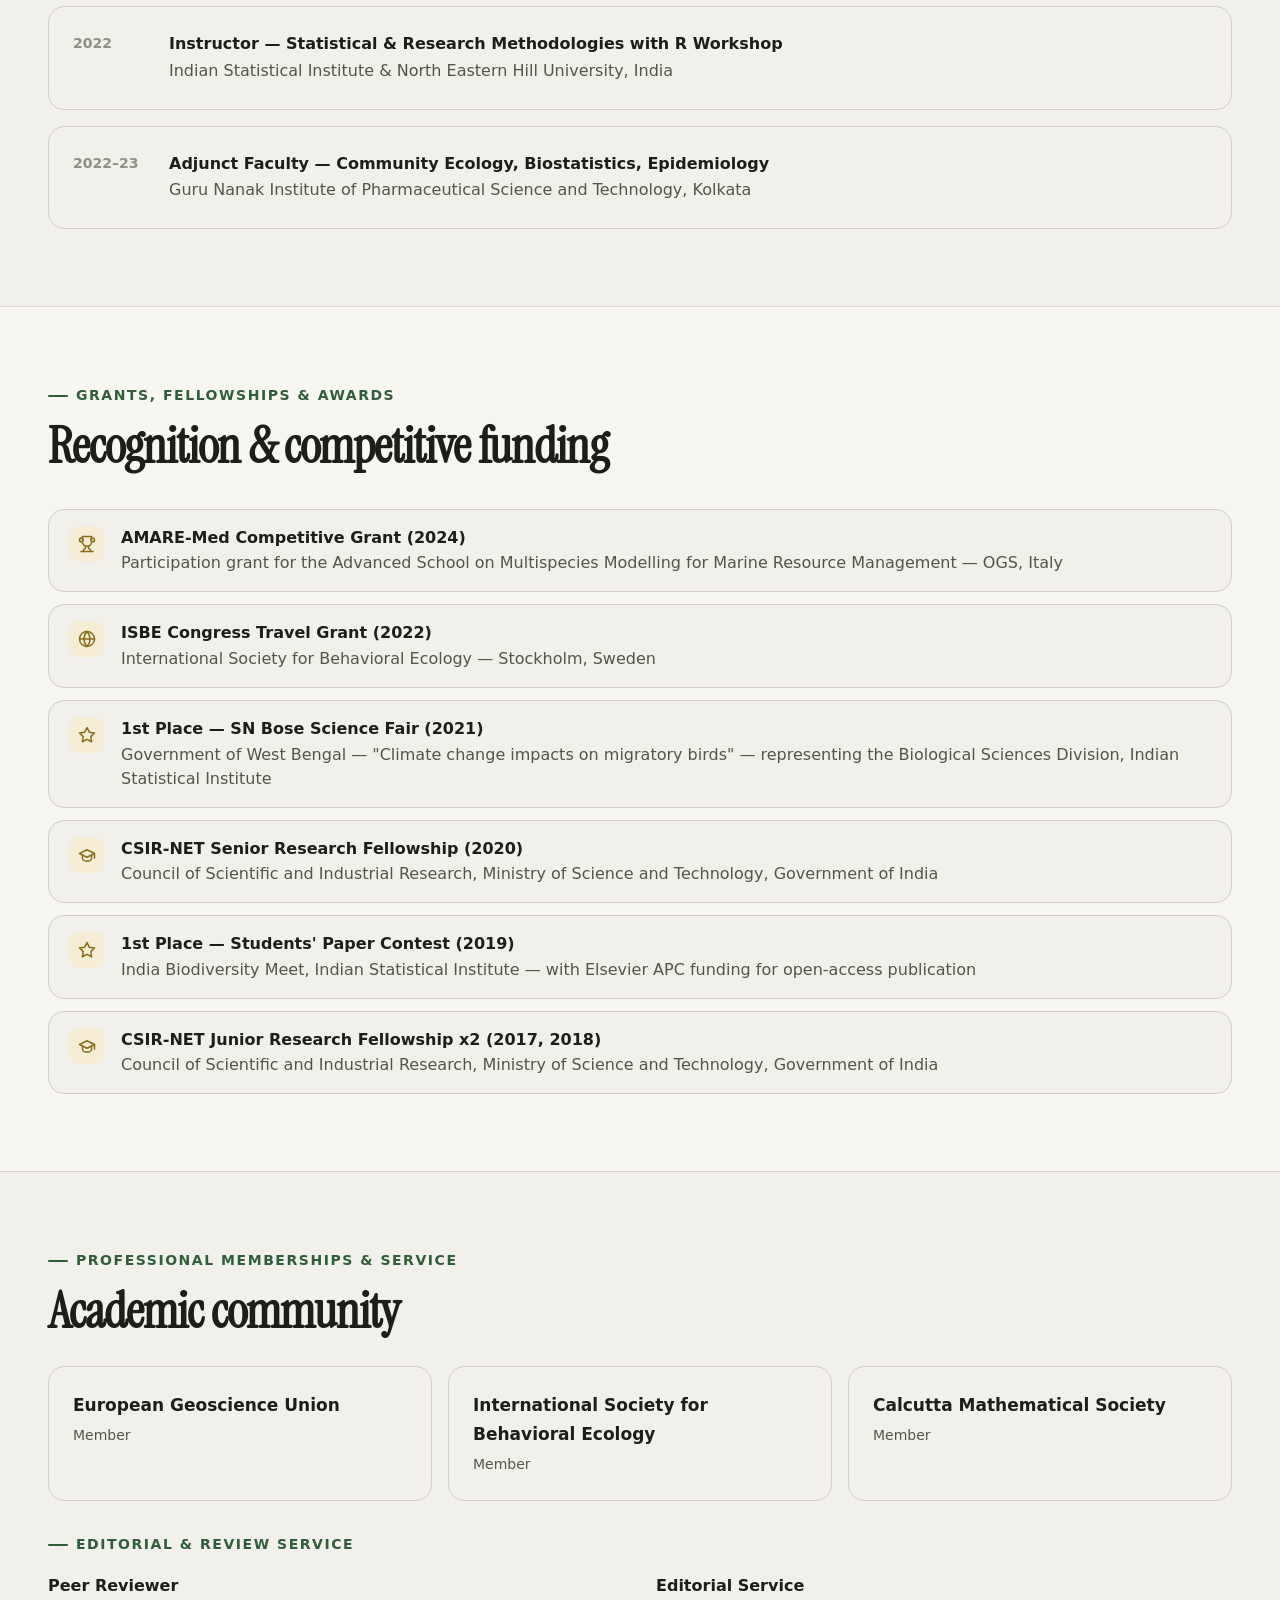
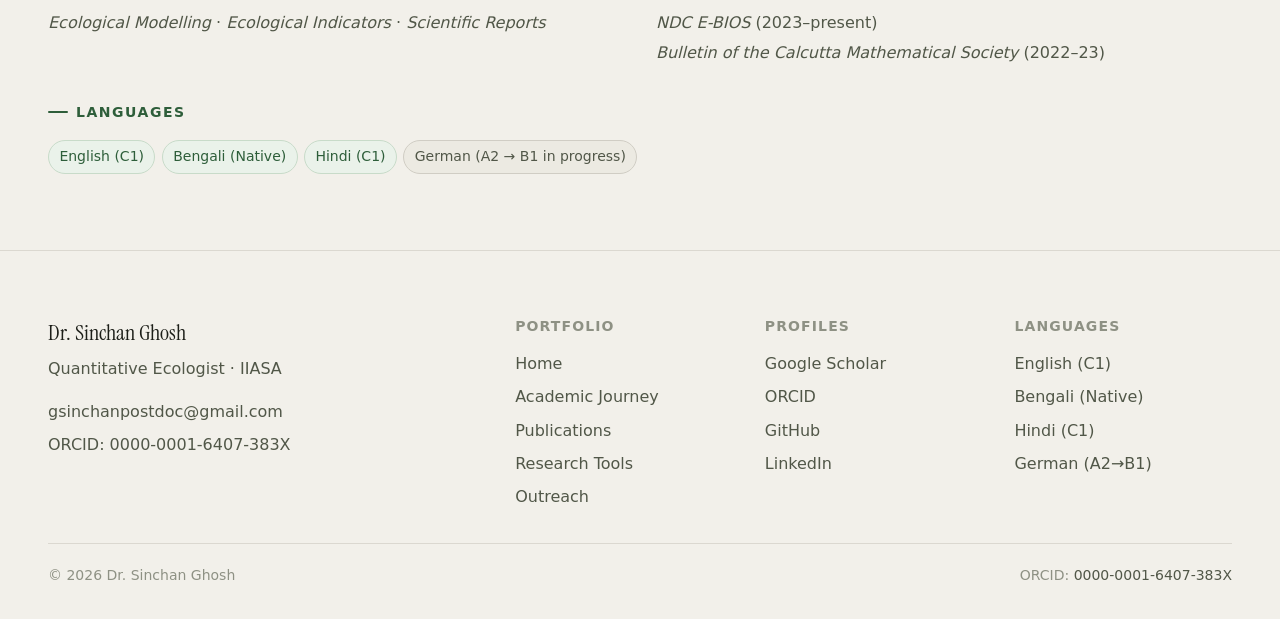
<file: academic.html>
<!DOCTYPE html>
<html lang="en">
<head>
  <meta charset="UTF-8"><meta name="viewport" content="width=device-width, initial-scale=1.0">
  <title>Academic Journey — Dr. Sinchan Ghosh</title>
  <meta name="description" content="PhD, MSc, BSc education, research experience timeline, teaching, awards, and memberships of Dr. Sinchan Ghosh, ecological modeller at IIASA.">
  <link rel="preconnect" href="https://fonts.googleapis.com"><link rel="preconnect" href="https://fonts.gstatic.com" crossorigin>
  <link href="https://fonts.googleapis.com/css2?family=Instrument+Serif:ital@0;1&display=swap" rel="stylesheet">
  <link href="https://api.fontshare.com/v2/css?f[]=satoshi@300,400,500,600,700&display=swap" rel="stylesheet">
  <link rel="stylesheet" href="style.css">
</head>
<body>
<nav class="nav" id="main-nav">
  <div class="nav__inner">
    <a href="index.html" class="nav__brand">
      <svg class="nav__logo" viewBox="0 0 36 36" fill="none" aria-hidden="true"><circle cx="18" cy="18" r="17" stroke="var(--color-primary)" stroke-width="1.5" opacity="0.35"/><path d="M9 27 Q13 18 18 16 Q23 14 27 9" stroke="var(--color-primary)" stroke-width="2" stroke-linecap="round" fill="none"/><circle cx="13" cy="22" r="2.5" fill="var(--color-primary)" opacity="0.8"/><circle cx="20" cy="15" r="2" fill="var(--color-accent)" opacity="0.8"/><circle cx="26" cy="10" r="1.5" fill="var(--color-gold)" opacity="0.8"/></svg>
      <div><div class="nav__name">Dr. Sinchan Ghosh</div><div class="nav__title">Quantitative Ecologist · IIASA</div></div>
    </a>
    <nav class="nav__links">
      <a href="index.html" class="nav__link">Home</a>
      <a href="academic.html" class="nav__link nav__link--active">Academic Journey</a>
      <a href="publications.html" class="nav__link">Publications</a>
      <a href="apps.html" class="nav__link">Research Tools</a>
      <a href="outreach.html" class="nav__link">Outreach</a>
    </nav>
    <div class="nav__actions">
      <button class="nav__toggle nav__hamburger" data-hamburger aria-label="Open menu" aria-expanded="false" aria-controls="mobile-menu"><svg width="18" height="18" viewBox="0 0 24 24" fill="none" stroke="currentColor" stroke-width="2"><line x1="3" y1="6" x2="21" y2="6"/><line x1="3" y1="12" x2="21" y2="12"/><line x1="3" y1="18" x2="21" y2="18"/></svg></button>
      <button class="nav__toggle" data-theme-toggle aria-label="Switch theme"></button>
    </div>
  </div>
</nav>
<div class="mobile-menu" id="mobile-menu"><a href="index.html">Home</a><a href="academic.html" class="active">Academic Journey</a><a href="publications.html">Publications</a><a href="apps.html">Research Tools</a><a href="outreach.html">Outreach</a></div>

<header class="page-hero">
  <div class="container">
    <div class="page-hero__eyebrow"><span class="eyebrow">Academic Journey</span></div>
    <h1 class="page-hero__title">Education, Experience &amp; Recognition</h1>
    <p class="page-hero__lead">From undergraduate training in zoology to doctoral research in agro-ecological modelling and a postdoctoral career at IIASA — a trajectory built on rigorous quantitative ecology.</p>
  </div>
</header>

<!-- EDUCATION -->
<section class="section">
  <div class="container">
    <div class="eyebrow">Education</div>
    <h2 class="section-title mb-8">Academic degrees</h2>

    <!-- PhD -->
    <div class="card card--accent-top mb-6">
      <div style="display:flex; align-items:flex-start; justify-content:space-between; gap:1rem; flex-wrap:wrap; margin-bottom: var(--space-4);">
        <div>
          <div style="font-size:var(--text-xs);text-transform:uppercase;letter-spacing:0.08em;color:var(--color-primary);font-weight:700;margin-bottom:0.4rem;">2018 – 2022</div>
          <h3 style="font-family:var(--font-display);font-size:var(--text-xl);letter-spacing:-0.01em;">Ph.D. in Zoology</h3>
          <div style="font-size:var(--text-base);color:var(--color-text-muted);margin-top:0.2rem;">Specialisation: Agro-Ecological Modelling</div>
        </div>
        <div style="text-align:right;">
          <div style="font-weight:700;font-size:var(--text-sm);">Visva-Bharati University</div>
          <div style="font-size:var(--text-xs);color:var(--color-text-muted);">Santiniketan, India</div>
          <div style="margin-top:0.5rem;"><span class="badge badge--gold">CSIR-Funded</span></div>
        </div>
      </div>
      <div class="quote-block">
        <strong>Thesis:</strong> <em>The migratory pattern and identification of habitat patches with nesting success of Merops philippinus</em>
      </div>
      <p class="text-sm text-muted mb-4" style="line-height:1.7;">In the croplands of the Gangetic Delta, India, the Blue-tailed Bee-eater (<em>Merops philippinus</em>) nests during summer for breeding. Farmers seek to concretise river cliffs to prevent agricultural land loss — but this infrastructure destroys the birds' natural habitat and eliminates their critical role in natural pest control. My research identified where habitat corridors must be preserved during concretisation to maintain the bird population during breeding, integrating climate, soil, insect, and aquatic predictors with birds' nesting, breeding success, and demographic variables as latent and response variables. I used a hybrid combination of process-based and machine-learning models.</p>
      <div style="display:grid; grid-template-columns: 1fr 1fr; gap: var(--space-4); margin-top: var(--space-4);">
        <div>
          <div style="font-size:var(--text-xs);text-transform:uppercase;letter-spacing:0.08em;color:var(--color-text-faint);margin-bottom:0.4rem;">Supervisors</div>
          <div class="text-sm" style="line-height:1.7;">
            <a href="https://sites.google.com/site/sabyaisi/home" target="_blank" rel="noopener" style="color:var(--color-slate);font-weight:600;">Prof. Sabyasachi Bhattacharya</a><br>
            <span class="text-muted">Agricultural &amp; Ecological Research Unit, Indian Statistical Institute, Kolkata</span><br><br>
            <a href="https://sites.google.com/view/ecomodlabvb/santanu-ray" target="_blank" rel="noopener" style="color:var(--color-slate);font-weight:600;">Prof. Santanu Ray</a><br>
            <span class="text-muted">Department of Zoology, Visva-Bharati University (Retired April 2022)</span>
          </div>
        </div>
        <div>
          <div style="font-size:var(--text-xs);text-transform:uppercase;letter-spacing:0.08em;color:var(--color-text-faint);margin-bottom:0.4rem;">Funding</div>
          <div class="text-sm text-muted" style="line-height:1.7;">
            <a href="https://www.csir.res.in/" target="_blank" rel="noopener" style="color:var(--color-slate);">Council of Scientific and Industrial Research (CSIR)</a><br>
            Ministry of Science and Technology, Government of India<br>
            <span class="badge badge--gold" style="margin-top:0.5rem;">JRF (2017, 2018) · SRF (2020)</span>
          </div>
        </div>
      </div>
    </div>

    <!-- MSc -->
    <div class="card card--accent-top mb-6" style="border-top-color: var(--color-accent);">
      <div style="display:flex; align-items:flex-start; justify-content:space-between; gap:1rem; flex-wrap:wrap; margin-bottom: var(--space-4);">
        <div>
          <div style="font-size:var(--text-xs);text-transform:uppercase;letter-spacing:0.08em;color:var(--color-primary);font-weight:700;margin-bottom:0.4rem;">2016 – 2018</div>
          <h3 style="font-family:var(--font-display);font-size:var(--text-xl);letter-spacing:-0.01em;">M.Sc. in Zoology</h3>
          <div style="font-size:var(--text-base);color:var(--color-text-muted);margin-top:0.2rem;">Specialisation: Ecological Modelling · Distinction</div>
        </div>
        <div style="text-align:right;">
          <div style="font-weight:700;font-size:var(--text-sm);"><a href="https://visvabharati.ac.in/Zoology.html" target="_blank" rel="noopener" style="color:var(--color-slate);">Visva-Bharati University</a></div>
          <div style="font-size:var(--text-xs);color:var(--color-text-muted);">Santiniketan, India</div>
        </div>
      </div>
      <p class="text-sm text-muted"><strong>Thesis:</strong> <em>Ecological mechanism behind the decrease in migratory bird diversity</em><br>
      <strong>Supervisor:</strong> Prof. Santanu Ray — Department of Zoology, Visva-Bharati University</p>
    </div>

    <!-- BSc -->
    <div class="card card--accent-top" style="border-top-color: var(--color-border);">
      <div style="display:flex; align-items:flex-start; justify-content:space-between; gap:1rem; flex-wrap:wrap;">
        <div>
          <div style="font-size:var(--text-xs);text-transform:uppercase;letter-spacing:0.08em;color:var(--color-primary);font-weight:700;margin-bottom:0.4rem;">2013 – 2016</div>
          <h3 style="font-family:var(--font-display);font-size:var(--text-xl);letter-spacing:-0.01em;">B.Sc. in Zoology (Honours)</h3>
          <div style="font-size:var(--text-base);color:var(--color-text-muted);margin-top:0.2rem;">Minor: Botany · Chemistry · Environmental Science</div>
        </div>
        <div style="text-align:right;">
          <div style="font-weight:700;font-size:var(--text-sm);"><a href="https://maulanaazadcollegekolkata.ac.in/zoology.php" target="_blank" rel="noopener" style="color:var(--color-slate);">Maulana Azad College</a></div>
          <div style="font-size:var(--text-xs);color:var(--color-text-muted);"><a href="https://www.caluniv.ac.in/" target="_blank" rel="noopener" style="color:var(--color-text-faint);">University of Calcutta</a></div>
        </div>
      </div>
    </div>
  </div>
</section>

<hr class="divider">

<!-- RESEARCH EXPERIENCE -->
<section class="section">
  <div class="container">
    <div class="eyebrow">Research Experience</div>
    <h2 class="section-title mb-8">Professional positions</h2>
    <div class="timeline">
      <div class="timeline__item">
        <div class="timeline__date">Jan 2026 –<br>present</div>
        <div class="timeline__body">
          <div class="timeline__role">Guest Researcher</div>
          <div class="timeline__org">International Institute for Applied Systems Analysis (IIASA) · Biodiversity and Natural Resources Programme</div>
          <div class="timeline__detail">Laxenburg, Austria</div>
        </div>
      </div>
      <div class="timeline__item">
        <div class="timeline__date">Aug 2023 –<br>Dec 2025</div>
        <div class="timeline__body">
          <div class="timeline__role">Researcher (Post-doctoral)</div>
          <div class="timeline__org">IIASA · Agriculture, Forestry and Ecosystems Services Group · Biodiversity and Natural Resources Programme</div>
          <div class="timeline__detail">Laxenburg, Austria — wolf–ungulate dynamics, climate SDMs, forage energy meta-database</div>
        </div>
      </div>
      <div class="timeline__item">
        <div class="timeline__date">Jan 2023 –<br>Jun 2023</div>
        <div class="timeline__body">
          <div class="timeline__role">Scientist (Visiting)</div>
          <div class="timeline__org">Agricultural and Ecological Research Unit, Indian Statistical Institute</div>
          <div class="timeline__detail">Kolkata, India</div>
        </div>
      </div>
      <div class="timeline__item">
        <div class="timeline__date">Aug 2020 –<br>Aug 2022</div>
        <div class="timeline__body">
          <div class="timeline__role">Senior Research Fellow (Doctoral)</div>
          <div class="timeline__org">Agricultural and Ecological Research Unit, Indian Statistical Institute</div>
          <div class="timeline__detail">Kolkata, India · CSIR-NET SRF funded</div>
        </div>
      </div>
      <div class="timeline__item">
        <div class="timeline__date">Aug 2018 –<br>Aug 2020</div>
        <div class="timeline__body">
          <div class="timeline__role">Junior Research Fellow (Doctoral)</div>
          <div class="timeline__org">Agricultural and Ecological Research Unit, Indian Statistical Institute</div>
          <div class="timeline__detail">Kolkata, India · CSIR-NET JRF funded (×2)</div>
        </div>
      </div>
      <div class="timeline__item">
        <div class="timeline__date">Jun–Jul 2017</div>
        <div class="timeline__body">
          <div class="timeline__role">Intern</div>
          <div class="timeline__org"><a href="http://www.jcbose.ac.in/division-of-molecular-medicine" target="_blank" rel="noopener">Division of Molecular Medicine, Jagadish Chandra Bose Institute</a></div>
          <div class="timeline__detail">Kolkata, India</div>
        </div>
      </div>
      <div class="timeline__item">
        <div class="timeline__date">Jun–Jul 2015</div>
        <div class="timeline__body">
          <div class="timeline__role">Intern</div>
          <div class="timeline__org">ICAR – Central Institute of Fisheries Education</div>
          <div class="timeline__detail">Kolkata, India · Ornamental fish breeding programme</div>
        </div>
      </div>
    </div>
  </div>
</section>

<hr class="divider">

<!-- TEACHING -->
<section class="section section--alt">
  <div class="container">
    <div class="eyebrow">Teaching</div>
    <h2 class="section-title mb-8">Academic instruction</h2>
    <div style="display:flex; flex-direction:column; gap: var(--space-4);">
      <div class="card">
        <div style="display:flex; gap:var(--space-4); align-items:flex-start;">
          <div style="min-width:80px; font-size:var(--text-xs); color:var(--color-text-faint); font-weight:700; padding-top:0.1rem;">2023</div>
          <div>
            <div style="font-weight:700; font-size:var(--text-sm);">Instructor — GIS in Species Distribution Modelling / Spatial Ecology Winter School</div>
            <div class="text-sm text-muted">Indian Statistical Institute &amp; Department of Science and Technology, India</div>
          </div>
        </div>
      </div>
      <div class="card">
        <div style="display:flex; gap:var(--space-4); align-items:flex-start;">
          <div style="min-width:80px; font-size:var(--text-xs); color:var(--color-text-faint); font-weight:700; padding-top:0.1rem;">2022</div>
          <div>
            <div style="font-weight:700; font-size:var(--text-sm);">Instructor — Statistical &amp; Research Methodologies with R Workshop</div>
            <div class="text-sm text-muted">Indian Statistical Institute &amp; North Eastern Hill University, India</div>
          </div>
        </div>
      </div>
      <div class="card">
        <div style="display:flex; gap:var(--space-4); align-items:flex-start;">
          <div style="min-width:80px; font-size:var(--text-xs); color:var(--color-text-faint); font-weight:700; padding-top:0.1rem;">2022–23</div>
          <div>
            <div style="font-weight:700; font-size:var(--text-sm);">Adjunct Faculty — Community Ecology, Biostatistics, Epidemiology</div>
            <div class="text-sm text-muted">Guru Nanak Institute of Pharmaceutical Science and Technology, Kolkata</div>
          </div>
        </div>
      </div>
    </div>
  </div>
</section>

<hr class="divider">

<!-- AWARDS -->
<section class="section">
  <div class="container">
    <div class="eyebrow">Grants, Fellowships &amp; Awards</div>
    <h2 class="section-title mb-8">Recognition &amp; competitive funding</h2>
    <div class="award-list">
      <div class="award-item">
        <div class="award-icon"><svg width="18" height="18" viewBox="0 0 24 24" fill="none" stroke="currentColor" stroke-width="2" stroke-linecap="round" stroke-linejoin="round"><path d="M6 9H4.5a2.5 2.5 0 0 1 0-5C7 4 7 7 7 7"/><path d="M18 9h1.5a2.5 2.5 0 0 0 0-5C17 4 17 7 17 7"/><path d="M4 22h16"/><path d="M10 14.66V17c0 .55-.47.98-.97 1.21C7.85 18.75 7 20.24 7 22"/><path d="M14 14.66V17c0 .55.47.98.97 1.21C16.15 18.75 17 20.24 17 22"/><path d="M18 2H6v7a6 6 0 0 0 12 0V2Z"/></svg></div>
        <div class="award-text"><strong>AMARE-Med Competitive Grant (2024)</strong><span>Participation grant for the Advanced School on Multispecies Modelling for Marine Resource Management — OGS, Italy</span></div>
      </div>
      <div class="award-item">
        <div class="award-icon"><svg width="18" height="18" viewBox="0 0 24 24" fill="none" stroke="currentColor" stroke-width="2" stroke-linecap="round" stroke-linejoin="round"><circle cx="12" cy="12" r="10"/><path d="M12 2a14.5 14.5 0 0 0 0 20 14.5 14.5 0 0 0 0-20"/><path d="M2 12h20"/></svg></div>
        <div class="award-text"><strong>ISBE Congress Travel Grant (2022)</strong><span>International Society for Behavioral Ecology — Stockholm, Sweden</span></div>
      </div>
      <div class="award-item">
        <div class="award-icon"><svg width="18" height="18" viewBox="0 0 24 24" fill="none" stroke="currentColor" stroke-width="2" stroke-linecap="round" stroke-linejoin="round"><polygon points="12 2 15.09 8.26 22 9.27 17 14.14 18.18 21.02 12 17.77 5.82 21.02 7 14.14 2 9.27 8.91 8.26 12 2"/></svg></div>
        <div class="award-text"><strong>1st Place — SN Bose Science Fair (2021)</strong><span>Government of West Bengal — "Climate change impacts on migratory birds" — representing the Biological Sciences Division, Indian Statistical Institute</span></div>
      </div>
      <div class="award-item">
        <div class="award-icon"><svg width="18" height="18" viewBox="0 0 24 24" fill="none" stroke="currentColor" stroke-width="2" stroke-linecap="round" stroke-linejoin="round"><path d="M22 10v6M2 10l10-5 10 5-10 5z"/><path d="M6 12v5c0 2 4 3 6 3s6-1 6-3v-5"/></svg></div>
        <div class="award-text"><strong>CSIR-NET Senior Research Fellowship (2020)</strong><span>Council of Scientific and Industrial Research, Ministry of Science and Technology, Government of India</span></div>
      </div>
      <div class="award-item">
        <div class="award-icon"><svg width="18" height="18" viewBox="0 0 24 24" fill="none" stroke="currentColor" stroke-width="2" stroke-linecap="round" stroke-linejoin="round"><polygon points="12 2 15.09 8.26 22 9.27 17 14.14 18.18 21.02 12 17.77 5.82 21.02 7 14.14 2 9.27 8.91 8.26 12 2"/></svg></div>
        <div class="award-text"><strong>1st Place — Students' Paper Contest (2019)</strong><span>India Biodiversity Meet, Indian Statistical Institute — with Elsevier APC funding for open-access publication</span></div>
      </div>
      <div class="award-item">
        <div class="award-icon"><svg width="18" height="18" viewBox="0 0 24 24" fill="none" stroke="currentColor" stroke-width="2" stroke-linecap="round" stroke-linejoin="round"><path d="M22 10v6M2 10l10-5 10 5-10 5z"/><path d="M6 12v5c0 2 4 3 6 3s6-1 6-3v-5"/></svg></div>
        <div class="award-text"><strong>CSIR-NET Junior Research Fellowship x2 (2017, 2018)</strong><span>Council of Scientific and Industrial Research, Ministry of Science and Technology, Government of India</span></div>
      </div>
    </div>
  </div>
</section>

<hr class="divider">

<!-- MEMBERSHIPS -->
<section class="section section--alt">
  <div class="container">
    <div class="eyebrow">Professional Memberships &amp; Service</div>
    <h2 class="section-title mb-6">Academic community</h2>
    <div class="three-col">
      <div class="card">
        <div style="font-weight:700; margin-bottom:0.3rem;">European Geoscience Union</div>
        <div class="text-xs text-muted">Member</div>
      </div>
      <div class="card">
        <div style="font-weight:700; margin-bottom:0.3rem;">International Society for Behavioral Ecology</div>
        <div class="text-xs text-muted">Member</div>
      </div>
      <div class="card">
        <div style="font-weight:700; margin-bottom:0.3rem;">Calcutta Mathematical Society</div>
        <div class="text-xs text-muted">Member</div>
      </div>
    </div>
    <div style="margin-top: var(--space-8);">
      <div class="eyebrow" style="margin-bottom: var(--space-4);">Editorial &amp; Review Service</div>
      <div class="two-col">
        <div>
          <div class="text-sm" style="font-weight:700; margin-bottom:0.5rem;">Peer Reviewer</div>
          <div class="text-sm text-muted" style="line-height:1.9;"><em>Ecological Modelling</em> · <em>Ecological Indicators</em> · <em>Scientific Reports</em></div>
        </div>
        <div>
          <div class="text-sm" style="font-weight:700; margin-bottom:0.5rem;">Editorial Service</div>
          <div class="text-sm text-muted" style="line-height:1.9;"><em>NDC E-BIOS</em> (2023–present)<br><em>Bulletin of the Calcutta Mathematical Society</em> (2022–23)</div>
        </div>
      </div>
    </div>
    <div style="margin-top: var(--space-8);">
      <div class="eyebrow" style="margin-bottom: var(--space-4);">Languages</div>
      <div class="tags">
        <span class="tag tag--primary">English (C1)</span>
        <span class="tag tag--primary">Bengali (Native)</span>
        <span class="tag tag--primary">Hindi (C1)</span>
        <span class="tag">German (A2 → B1 in progress)</span>
      </div>
    </div>
  </div>
</section>

<footer class="footer">
  <div class="container">
    <div class="footer__grid">
      <div><div class="footer__brand-name">Dr. Sinchan Ghosh</div><div class="footer__brand-role">Quantitative Ecologist · IIASA</div><div class="footer__contact"><a href="mailto:gsinchanpostdoc@gmail.com">gsinchanpostdoc@gmail.com</a><a href="https://orcid.org/0000-0001-6407-383X" target="_blank">ORCID: 0000-0001-6407-383X</a></div></div>
      <div><div class="footer__col-title">Portfolio</div><div class="footer__links"><a href="index.html">Home</a><a href="academic.html">Academic Journey</a><a href="publications.html">Publications</a><a href="apps.html">Research Tools</a><a href="outreach.html">Outreach</a></div></div>
      <div><div class="footer__col-title">Profiles</div><div class="footer__links"><a href="https://scholar.google.com/citations?user=5dhoW-cAAAAJ&hl=en" target="_blank">Google Scholar</a><a href="https://orcid.org/0000-0001-6407-383X" target="_blank">ORCID</a><a href="https://github.com/gsinchanpostdoc" target="_blank">GitHub</a><a href="https://www.linkedin.com/in/sinchan-ghosh-b652941b7" target="_blank">LinkedIn</a></div></div>
      <div><div class="footer__col-title">Languages</div><div class="footer__links"><a href="index.html">English (C1)</a><a href="index.html">Bengali (Native)</a><a href="index.html">Hindi (C1)</a><a href="index.html">German (A2→B1)</a></div></div>
    </div>
    <div class="footer__bottom"><div class="footer__copy">© 2026 Dr. Sinchan Ghosh</div><div class="footer__orcid">ORCID: <a href="https://orcid.org/0000-0001-6407-383X" target="_blank">0000-0001-6407-383X</a></div></div>
  </div>
</footer>
<script src="nav.js"></script>
<script data-pplx-inline-edit>
(function(){
  if(window===window.top)return;
  function inlineAll(orig,clone){
    if(orig.nodeType!==1)return;
    try{
      var cs=getComputedStyle(orig);
      var t='';
      for(var i=0;i<cs.length;i++){t+=cs[i]+':'+cs.getPropertyValue(cs[i])+';';}
      clone.style.cssText=t;
    }catch(e){}
    var oc=orig.children,cc=clone.children;
    for(var j=0;j<oc.length&&j<cc.length;j++){inlineAll(oc[j],cc[j]);}
  }
  function stripExternal(clone){
    var imgs=clone.querySelectorAll('img');
    for(var i=0;i<imgs.length;i++){
      var s=imgs[i].getAttribute('src');
      if(s&&!s.startsWith('data:'))imgs[i].removeAttribute('src');
    }
    var all=clone.querySelectorAll('*');
    for(var i=0;i<all.length;i++){
      var st=all[i].style.cssText;
      if(st&&st.indexOf('url(')>=0){
        all[i].style.cssText=st.replace(/url\(["']?(?!data:)[^)"']*["']?\)/gi,'none');
      }
    }
  }
  window.addEventListener('message',function(e){
    if(!e.data||e.data.type!=='INLINE_EDIT_CAPTURE_REQUEST')return;
    var scrollX=window.scrollX||window.pageXOffset||0;
    var scrollY=window.scrollY||window.pageYOffset||0;
    var w=window.innerWidth,h=window.innerHeight;
    try{
      var clone=document.documentElement.cloneNode(true);
      var rm=clone.querySelectorAll('script,link[rel="stylesheet"],style');
      for(var i=0;i<rm.length;i++){rm[i].remove();}
      inlineAll(document.documentElement,clone);
      stripExternal(clone);
      var html=new XMLSerializer().serializeToString(clone);
      var svg='<svg xmlns="http://www.w3.org/2000/svg" width="'+w+'" height="'+h+'">'
        +'<foreignObject width="100%" height="100%">'
        +'<div xmlns="http://www.w3.org/1999/xhtml" style="width:'+w+'px;height:'+h+'px;overflow:hidden">'
        +'<div style="transform:translate(-'+scrollX+'px,-'+scrollY+'px);transform-origin:top left">'
        +html+'</div></div></foreignObject></svg>';
      var svgUrl='data:image/svg+xml;charset=utf-8,'+encodeURIComponent(svg);
      var img=new Image();
      img.onload=function(){
        var c=document.createElement('canvas');c.width=w;c.height=h;
        c.getContext('2d').drawImage(img,0,0);
        window.parent.postMessage({type:'INLINE_EDIT_SCREENSHOT_RESULT',dataUrl:c.toDataURL('image/png'),scrollX:scrollX,scrollY:scrollY},'*');
      };
      img.onerror=function(){
        window.parent.postMessage({type:'INLINE_EDIT_SCREENSHOT_RESULT',dataUrl:null,scrollX:scrollX,scrollY:scrollY},'*');
      };
      img.src=svgUrl;
    }catch(err){
      window.parent.postMessage({type:'INLINE_EDIT_SCREENSHOT_RESULT',dataUrl:null,scrollX:scrollX,scrollY:scrollY},'*');
    }
  });
})();
</script></body>
</html>
</file>
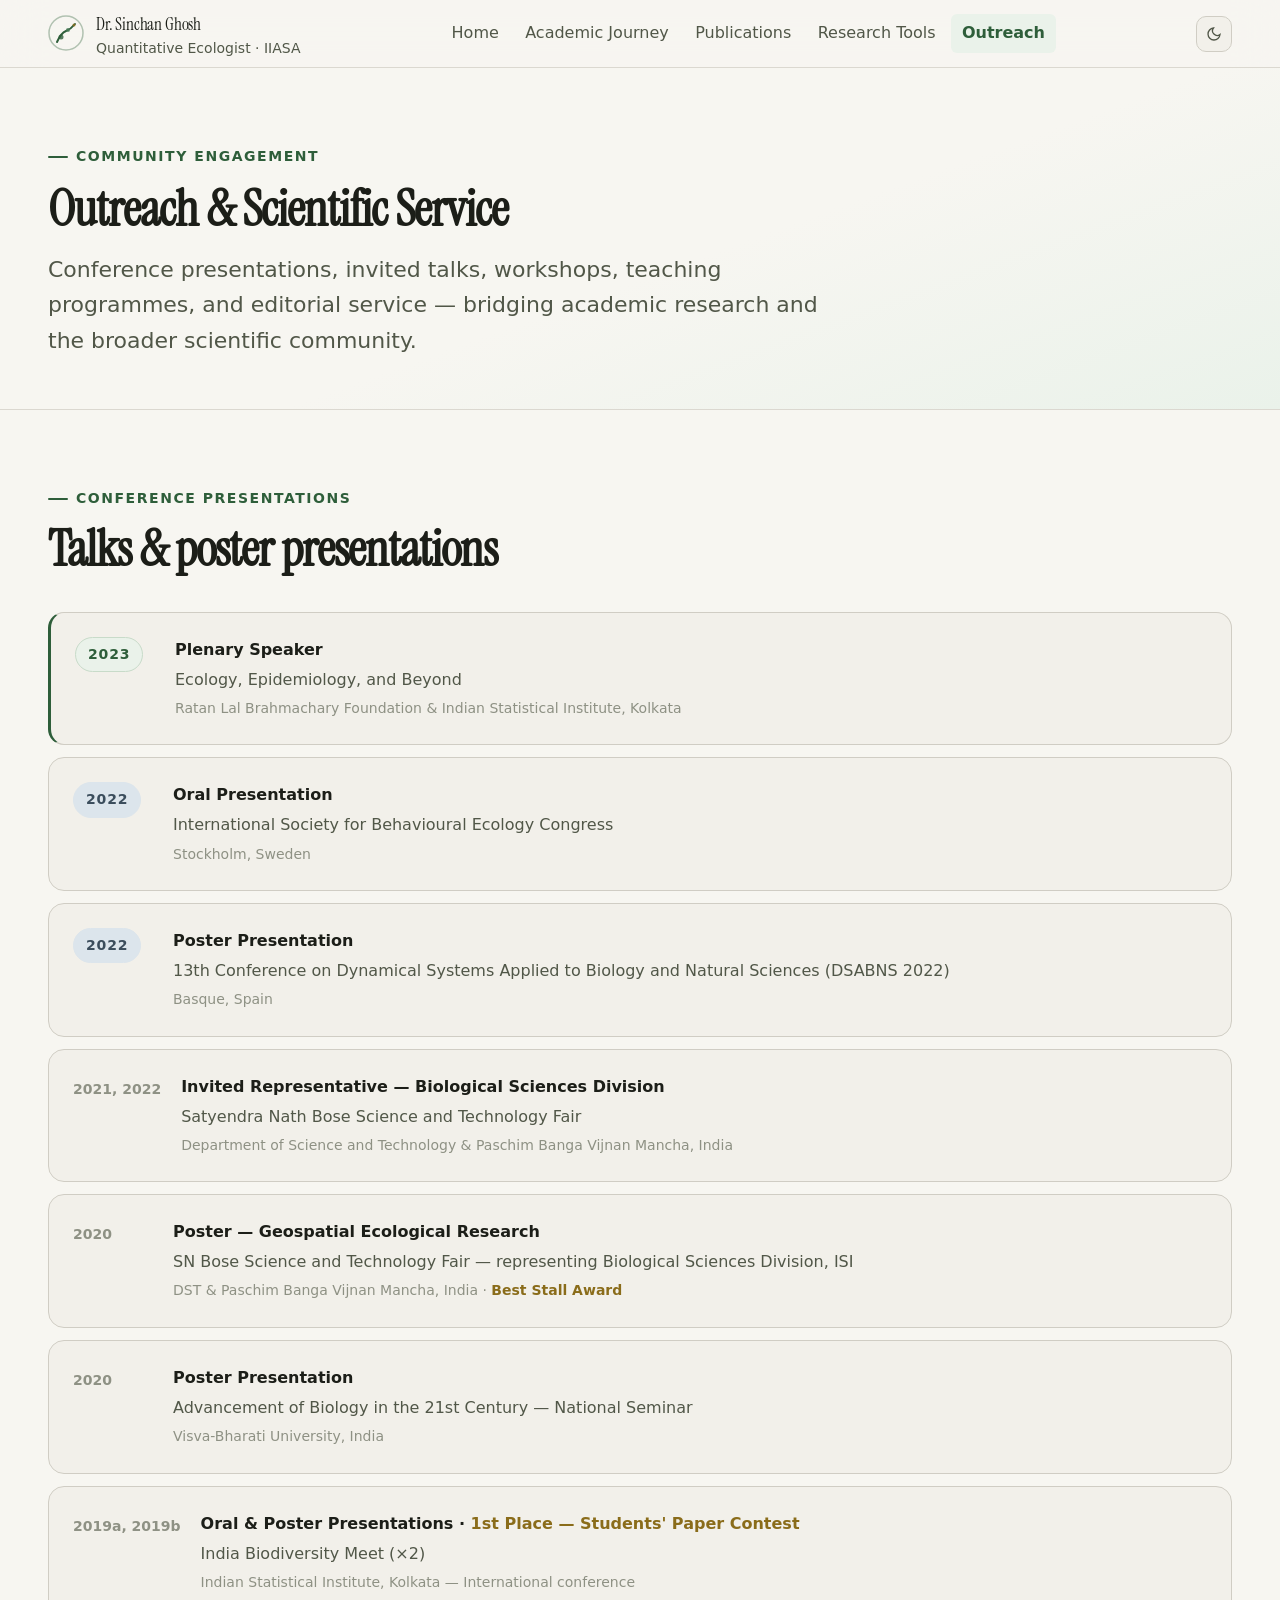
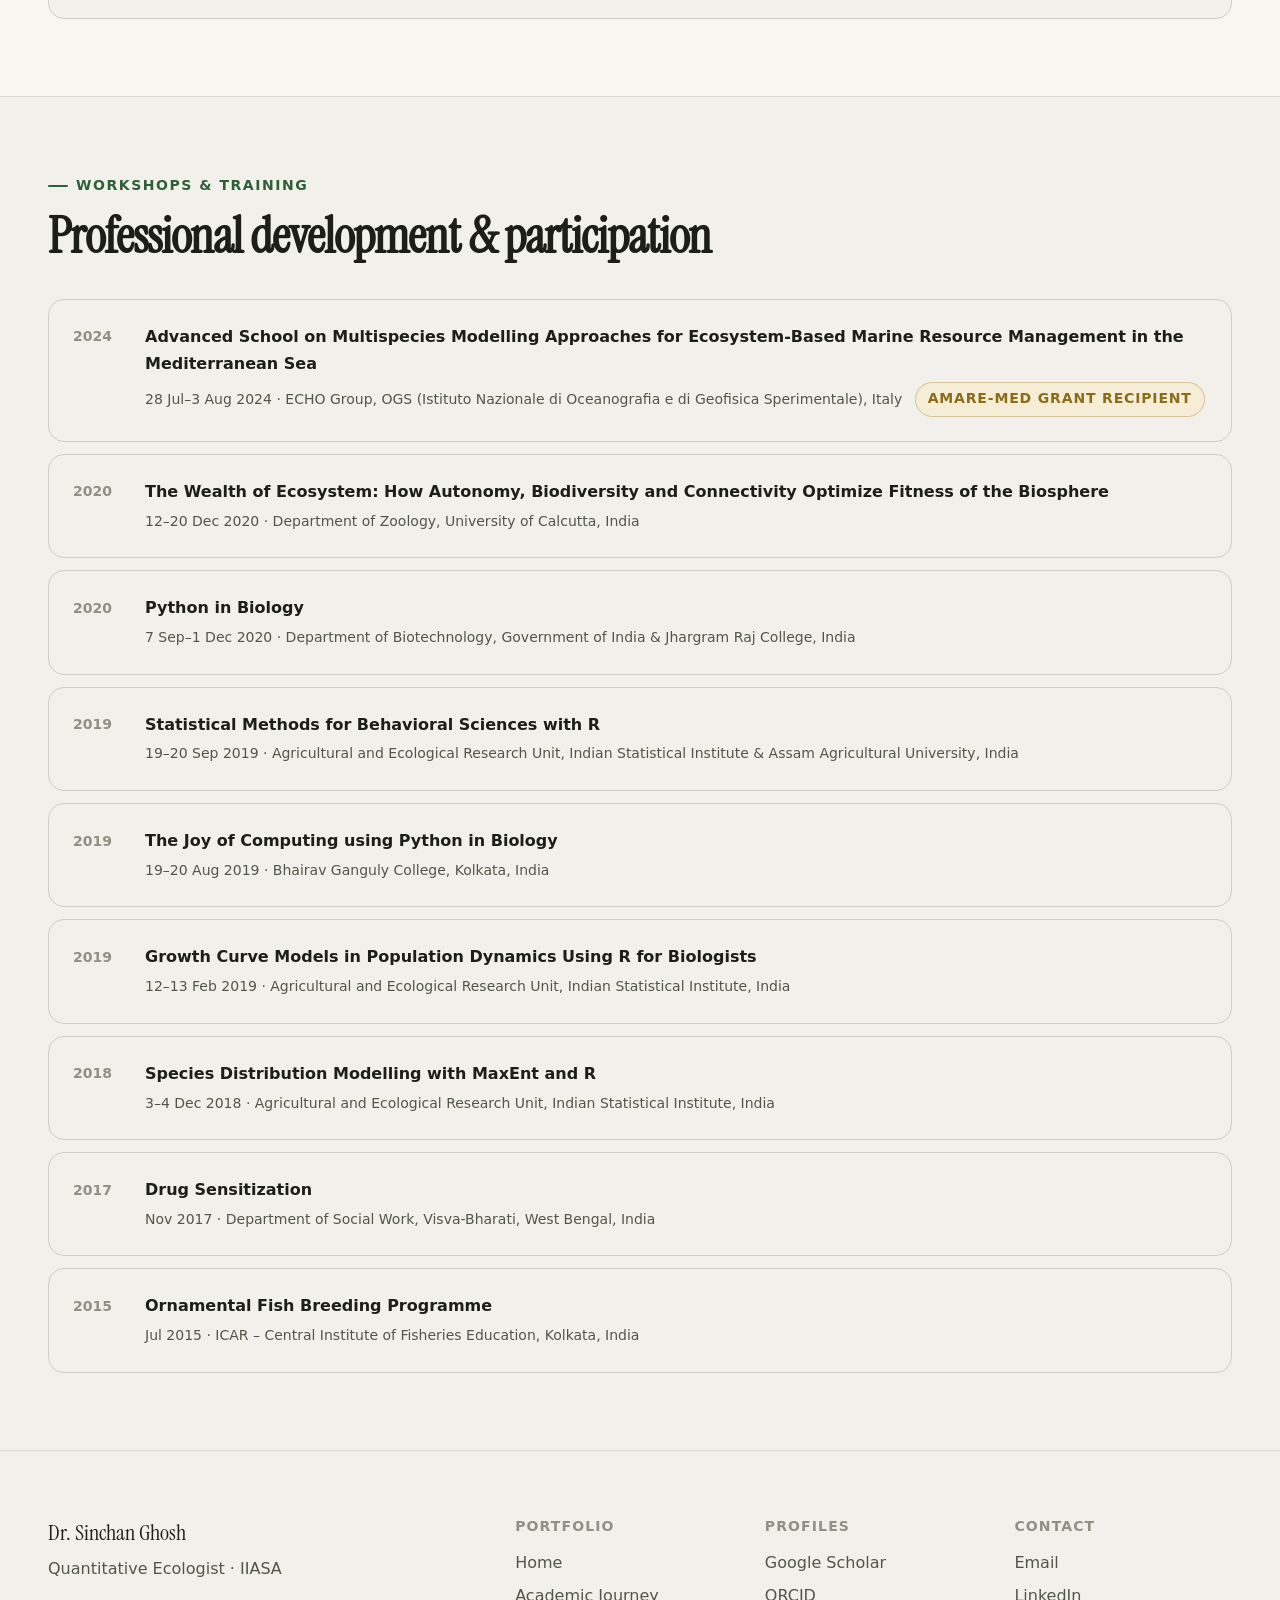
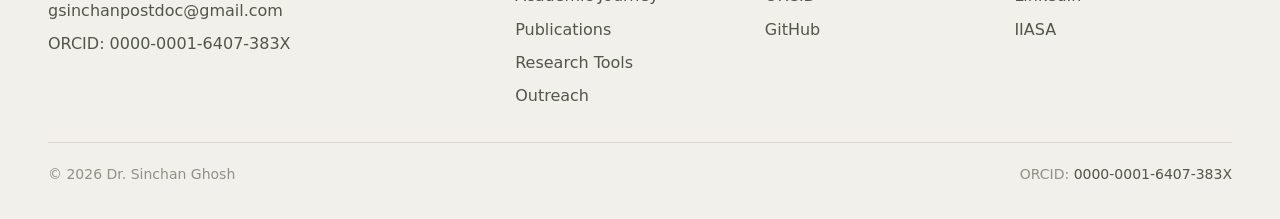
<file: outreach.html>
<!DOCTYPE html>
<html lang="en">
<head>
  <meta charset="UTF-8"><meta name="viewport" content="width=device-width, initial-scale=1.0">
  <title>Outreach & Service — Dr. Sinchan Ghosh</title>
  <meta name="description" content="Conference presentations, workshops, teaching, and scientific service activities of Dr. Sinchan Ghosh, ecological modeller at IIASA.">
  <link rel="preconnect" href="https://fonts.googleapis.com"><link rel="preconnect" href="https://fonts.gstatic.com" crossorigin>
  <link href="https://fonts.googleapis.com/css2?family=Instrument+Serif:ital@0;1&display=swap" rel="stylesheet">
  <link href="https://api.fontshare.com/v2/css?f[]=satoshi@300,400,500,600,700&display=swap" rel="stylesheet">
  <link rel="stylesheet" href="style.css">
</head>
<body>
<nav class="nav" id="main-nav">
  <div class="nav__inner">
    <a href="index.html" class="nav__brand"><svg class="nav__logo" viewBox="0 0 36 36" fill="none" aria-hidden="true"><circle cx="18" cy="18" r="17" stroke="var(--color-primary)" stroke-width="1.5" opacity="0.35"/><path d="M9 27 Q13 18 18 16 Q23 14 27 9" stroke="var(--color-primary)" stroke-width="2" stroke-linecap="round" fill="none"/><circle cx="13" cy="22" r="2.5" fill="var(--color-primary)" opacity="0.8"/><circle cx="20" cy="15" r="2" fill="var(--color-accent)" opacity="0.8"/><circle cx="26" cy="10" r="1.5" fill="var(--color-gold)" opacity="0.8"/></svg><div><div class="nav__name">Dr. Sinchan Ghosh</div><div class="nav__title">Quantitative Ecologist · IIASA</div></div></a>
    <nav class="nav__links"><a href="index.html" class="nav__link">Home</a><a href="academic.html" class="nav__link">Academic Journey</a><a href="publications.html" class="nav__link">Publications</a><a href="apps.html" class="nav__link">Research Tools</a><a href="outreach.html" class="nav__link nav__link--active">Outreach</a></nav>
    <div class="nav__actions"><button class="nav__toggle nav__hamburger" data-hamburger aria-label="Open menu" aria-expanded="false" aria-controls="mobile-menu"><svg width="18" height="18" viewBox="0 0 24 24" fill="none" stroke="currentColor" stroke-width="2"><line x1="3" y1="6" x2="21" y2="6"/><line x1="3" y1="12" x2="21" y2="12"/><line x1="3" y1="18" x2="21" y2="18"/></svg></button><button class="nav__toggle" data-theme-toggle aria-label="Switch theme"></button></div>
  </div>
</nav>
<div class="mobile-menu" id="mobile-menu"><a href="index.html">Home</a><a href="academic.html">Academic Journey</a><a href="publications.html">Publications</a><a href="apps.html">Research Tools</a><a href="outreach.html" class="active">Outreach</a></div>

<header class="page-hero">
  <div class="container">
    <div class="page-hero__eyebrow"><span class="eyebrow">Community Engagement</span></div>
    <h1 class="page-hero__title">Outreach &amp; Scientific Service</h1>
    <p class="page-hero__lead">Conference presentations, invited talks, workshops, teaching programmes, and editorial service — bridging academic research and the broader scientific community.</p>
  </div>
</header>

<!-- CONFERENCES -->
<section class="section">
  <div class="container">
    <div class="eyebrow">Conference Presentations</div>
    <h2 class="section-title mb-8">Talks &amp; poster presentations</h2>
    <div style="display:flex; flex-direction:column; gap:var(--space-3);">

      <div class="card" style="border-left: 3px solid var(--color-primary);">
        <div style="display:flex; gap:var(--space-5); align-items:flex-start; flex-wrap:wrap;">
          <div style="display:flex; flex-direction:column; gap:0.3rem; min-width:80px;">
            <span class="badge badge--primary" style="width:fit-content;">2023</span>
          </div>
          <div>
            <div style="font-weight:700; font-size:var(--text-sm); margin-bottom:0.2rem;">Plenary Speaker</div>
            <div style="font-size:var(--text-sm); color:var(--color-text-muted);">Ecology, Epidemiology, and Beyond</div>
            <div style="font-size:var(--text-xs); color:var(--color-text-faint); margin-top:0.2rem;">Ratan Lal Brahmachary Foundation &amp; Indian Statistical Institute, Kolkata</div>
          </div>
        </div>
      </div>

      <div class="card">
        <div style="display:flex; gap:var(--space-5); align-items:flex-start; flex-wrap:wrap;">
          <div style="min-width:80px;"><span class="badge badge--slate" style="width:fit-content;">2022</span></div>
          <div>
            <div style="font-weight:700; font-size:var(--text-sm); margin-bottom:0.2rem;">Oral Presentation</div>
            <div style="font-size:var(--text-sm); color:var(--color-text-muted);">International Society for Behavioural Ecology Congress</div>
            <div style="font-size:var(--text-xs); color:var(--color-text-faint); margin-top:0.2rem;">Stockholm, Sweden</div>
          </div>
        </div>
      </div>

      <div class="card">
        <div style="display:flex; gap:var(--space-5); align-items:flex-start; flex-wrap:wrap;">
          <div style="min-width:80px;"><span class="badge badge--slate" style="width:fit-content;">2022</span></div>
          <div>
            <div style="font-weight:700; font-size:var(--text-sm); margin-bottom:0.2rem;">Poster Presentation</div>
            <div style="font-size:var(--text-sm); color:var(--color-text-muted);">13th Conference on Dynamical Systems Applied to Biology and Natural Sciences (DSABNS 2022)</div>
            <div style="font-size:var(--text-xs); color:var(--color-text-faint); margin-top:0.2rem;">Basque, Spain</div>
          </div>
        </div>
      </div>

      <div class="card">
        <div style="display:flex; gap:var(--space-5); align-items:flex-start; flex-wrap:wrap;">
          <div style="min-width:80px;"><span style="font-size:var(--text-xs);color:var(--color-text-faint);font-weight:700;">2021, 2022</span></div>
          <div>
            <div style="font-weight:700; font-size:var(--text-sm); margin-bottom:0.2rem;">Invited Representative — Biological Sciences Division</div>
            <div style="font-size:var(--text-sm); color:var(--color-text-muted);">Satyendra Nath Bose Science and Technology Fair</div>
            <div style="font-size:var(--text-xs); color:var(--color-text-faint); margin-top:0.2rem;">Department of Science and Technology &amp; Paschim Banga Vijnan Mancha, India</div>
          </div>
        </div>
      </div>

      <div class="card">
        <div style="display:flex; gap:var(--space-5); align-items:flex-start; flex-wrap:wrap;">
          <div style="min-width:80px;"><span style="font-size:var(--text-xs);color:var(--color-text-faint);font-weight:700;">2020</span></div>
          <div>
            <div style="font-weight:700; font-size:var(--text-sm); margin-bottom:0.2rem;">Poster — Geospatial Ecological Research</div>
            <div style="font-size:var(--text-sm); color:var(--color-text-muted);">SN Bose Science and Technology Fair — representing Biological Sciences Division, ISI</div>
            <div style="font-size:var(--text-xs); color:var(--color-text-faint); margin-top:0.2rem;">DST &amp; Paschim Banga Vijnan Mancha, India · <strong style="color:var(--color-gold);">Best Stall Award</strong></div>
          </div>
        </div>
      </div>

      <div class="card">
        <div style="display:flex; gap:var(--space-5); align-items:flex-start; flex-wrap:wrap;">
          <div style="min-width:80px;"><span style="font-size:var(--text-xs);color:var(--color-text-faint);font-weight:700;">2020</span></div>
          <div>
            <div style="font-weight:700; font-size:var(--text-sm); margin-bottom:0.2rem;">Poster Presentation</div>
            <div style="font-size:var(--text-sm); color:var(--color-text-muted);">Advancement of Biology in the 21st Century — National Seminar</div>
            <div style="font-size:var(--text-xs); color:var(--color-text-faint); margin-top:0.2rem;">Visva-Bharati University, India</div>
          </div>
        </div>
      </div>

      <div class="card">
        <div style="display:flex; gap:var(--space-5); align-items:flex-start; flex-wrap:wrap;">
          <div style="min-width:80px;"><span style="font-size:var(--text-xs);color:var(--color-text-faint);font-weight:700;">2019a, 2019b</span></div>
          <div>
            <div style="font-weight:700; font-size:var(--text-sm); margin-bottom:0.2rem;">Oral &amp; Poster Presentations · <strong style="color:var(--color-gold);">1st Place — Students' Paper Contest</strong></div>
            <div style="font-size:var(--text-sm); color:var(--color-text-muted);">India Biodiversity Meet (×2)</div>
            <div style="font-size:var(--text-xs); color:var(--color-text-faint); margin-top:0.2rem;">Indian Statistical Institute, Kolkata — International conference</div>
          </div>
        </div>
      </div>

    </div>
  </div>
</section>

<hr class="divider">

<!-- WORKSHOPS -->
<section class="section section--alt">
  <div class="container">
    <div class="eyebrow">Workshops &amp; Training</div>
    <h2 class="section-title mb-8">Professional development &amp; participation</h2>
    <div style="display:flex; flex-direction:column; gap:var(--space-3);">

      <div class="card">
        <div style="display:flex; gap:var(--space-5); align-items:flex-start;">
          <div style="min-width:52px; font-size:var(--text-xs); color:var(--color-text-faint); font-weight:700; padding-top:0.1rem;">2024</div>
          <div>
            <div style="font-weight:700; font-size:var(--text-sm);">Advanced School on Multispecies Modelling Approaches for Ecosystem-Based Marine Resource Management in the Mediterranean Sea</div>
            <div class="text-xs text-muted" style="margin-top:0.25rem;">28 Jul–3 Aug 2024 · ECHO Group, OGS (Istituto Nazionale di Oceanografia e di Geofisica Sperimentale), Italy <span class="badge badge--gold" style="margin-left:0.5rem;">AMARE-Med Grant Recipient</span></div>
          </div>
        </div>
      </div>

      <div class="card">
        <div style="display:flex; gap:var(--space-5); align-items:flex-start;">
          <div style="min-width:52px; font-size:var(--text-xs); color:var(--color-text-faint); font-weight:700; padding-top:0.1rem;">2020</div>
          <div>
            <div style="font-weight:700; font-size:var(--text-sm);">The Wealth of Ecosystem: How Autonomy, Biodiversity and Connectivity Optimize Fitness of the Biosphere</div>
            <div class="text-xs text-muted" style="margin-top:0.25rem;">12–20 Dec 2020 · Department of Zoology, University of Calcutta, India</div>
          </div>
        </div>
      </div>

      <div class="card">
        <div style="display:flex; gap:var(--space-5); align-items:flex-start;">
          <div style="min-width:52px; font-size:var(--text-xs); color:var(--color-text-faint); font-weight:700; padding-top:0.1rem;">2020</div>
          <div>
            <div style="font-weight:700; font-size:var(--text-sm);">Python in Biology</div>
            <div class="text-xs text-muted" style="margin-top:0.25rem;">7 Sep–1 Dec 2020 · Department of Biotechnology, Government of India &amp; Jhargram Raj College, India</div>
          </div>
        </div>
      </div>

      <div class="card">
        <div style="display:flex; gap:var(--space-5); align-items:flex-start;">
          <div style="min-width:52px; font-size:var(--text-xs); color:var(--color-text-faint); font-weight:700; padding-top:0.1rem;">2019</div>
          <div>
            <div style="font-weight:700; font-size:var(--text-sm);">Statistical Methods for Behavioral Sciences with R</div>
            <div class="text-xs text-muted" style="margin-top:0.25rem;">19–20 Sep 2019 · Agricultural and Ecological Research Unit, Indian Statistical Institute &amp; Assam Agricultural University, India</div>
          </div>
        </div>
      </div>

      <div class="card">
        <div style="display:flex; gap:var(--space-5); align-items:flex-start;">
          <div style="min-width:52px; font-size:var(--text-xs); color:var(--color-text-faint); font-weight:700; padding-top:0.1rem;">2019</div>
          <div>
            <div style="font-weight:700; font-size:var(--text-sm);">The Joy of Computing using Python in Biology</div>
            <div class="text-xs text-muted" style="margin-top:0.25rem;">19–20 Aug 2019 · Bhairav Ganguly College, Kolkata, India</div>
          </div>
        </div>
      </div>

      <div class="card">
        <div style="display:flex; gap:var(--space-5); align-items:flex-start;">
          <div style="min-width:52px; font-size:var(--text-xs); color:var(--color-text-faint); font-weight:700; padding-top:0.1rem;">2019</div>
          <div>
            <div style="font-weight:700; font-size:var(--text-sm);">Growth Curve Models in Population Dynamics Using R for Biologists</div>
            <div class="text-xs text-muted" style="margin-top:0.25rem;">12–13 Feb 2019 · Agricultural and Ecological Research Unit, Indian Statistical Institute, India</div>
          </div>
        </div>
      </div>

      <div class="card">
        <div style="display:flex; gap:var(--space-5); align-items:flex-start;">
          <div style="min-width:52px; font-size:var(--text-xs); color:var(--color-text-faint); font-weight:700; padding-top:0.1rem;">2018</div>
          <div>
            <div style="font-weight:700; font-size:var(--text-sm);">Species Distribution Modelling with MaxEnt and R</div>
            <div class="text-xs text-muted" style="margin-top:0.25rem;">3–4 Dec 2018 · Agricultural and Ecological Research Unit, Indian Statistical Institute, India</div>
          </div>
        </div>
      </div>

      <div class="card">
        <div style="display:flex; gap:var(--space-5); align-items:flex-start;">
          <div style="min-width:52px; font-size:var(--text-xs); color:var(--color-text-faint); font-weight:700; padding-top:0.1rem;">2017</div>
          <div>
            <div style="font-weight:700; font-size:var(--text-sm);">Drug Sensitization</div>
            <div class="text-xs text-muted" style="margin-top:0.25rem;">Nov 2017 · Department of Social Work, Visva-Bharati, West Bengal, India</div>
          </div>
        </div>
      </div>

      <div class="card">
        <div style="display:flex; gap:var(--space-5); align-items:flex-start;">
          <div style="min-width:52px; font-size:var(--text-xs); color:var(--color-text-faint); font-weight:700; padding-top:0.1rem;">2015</div>
          <div>
            <div style="font-weight:700; font-size:var(--text-sm);">Ornamental Fish Breeding Programme</div>
            <div class="text-xs text-muted" style="margin-top:0.25rem;">Jul 2015 · ICAR – Central Institute of Fisheries Education, Kolkata, India</div>
          </div>
        </div>
      </div>

    </div>
  </div>
</section>

<footer class="footer">
  <div class="container">
    <div class="footer__grid">
      <div><div class="footer__brand-name">Dr. Sinchan Ghosh</div><div class="footer__brand-role">Quantitative Ecologist · IIASA</div><div class="footer__contact"><a href="mailto:gsinchanpostdoc@gmail.com">gsinchanpostdoc@gmail.com</a><a href="https://orcid.org/0000-0001-6407-383X" target="_blank">ORCID: 0000-0001-6407-383X</a></div></div>
      <div><div class="footer__col-title">Portfolio</div><div class="footer__links"><a href="index.html">Home</a><a href="academic.html">Academic Journey</a><a href="publications.html">Publications</a><a href="apps.html">Research Tools</a><a href="outreach.html">Outreach</a></div></div>
      <div><div class="footer__col-title">Profiles</div><div class="footer__links"><a href="https://scholar.google.com/citations?user=5dhoW-cAAAAJ&hl=en" target="_blank">Google Scholar</a><a href="https://orcid.org/0000-0001-6407-383X" target="_blank">ORCID</a><a href="https://github.com/gsinchanpostdoc" target="_blank">GitHub</a></div></div>
      <div><div class="footer__col-title">Contact</div><div class="footer__links"><a href="mailto:gsinchanpostdoc@gmail.com">Email</a><a href="https://www.linkedin.com/in/sinchan-ghosh-b652941b7" target="_blank">LinkedIn</a><a href="https://iiasa.ac.at/" target="_blank">IIASA</a></div></div>
    </div>
    <div class="footer__bottom"><div class="footer__copy">© 2026 Dr. Sinchan Ghosh</div><div class="footer__orcid">ORCID: <a href="https://orcid.org/0000-0001-6407-383X" target="_blank">0000-0001-6407-383X</a></div></div>
  </div>
</footer>
<script src="nav.js"></script>
<script data-pplx-inline-edit>
(function(){
  if(window===window.top)return;
  function inlineAll(orig,clone){
    if(orig.nodeType!==1)return;
    try{
      var cs=getComputedStyle(orig);
      var t='';
      for(var i=0;i<cs.length;i++){t+=cs[i]+':'+cs.getPropertyValue(cs[i])+';';}
      clone.style.cssText=t;
    }catch(e){}
    var oc=orig.children,cc=clone.children;
    for(var j=0;j<oc.length&&j<cc.length;j++){inlineAll(oc[j],cc[j]);}
  }
  function stripExternal(clone){
    var imgs=clone.querySelectorAll('img');
    for(var i=0;i<imgs.length;i++){
      var s=imgs[i].getAttribute('src');
      if(s&&!s.startsWith('data:'))imgs[i].removeAttribute('src');
    }
    var all=clone.querySelectorAll('*');
    for(var i=0;i<all.length;i++){
      var st=all[i].style.cssText;
      if(st&&st.indexOf('url(')>=0){
        all[i].style.cssText=st.replace(/url\(["']?(?!data:)[^)"']*["']?\)/gi,'none');
      }
    }
  }
  window.addEventListener('message',function(e){
    if(!e.data||e.data.type!=='INLINE_EDIT_CAPTURE_REQUEST')return;
    var scrollX=window.scrollX||window.pageXOffset||0;
    var scrollY=window.scrollY||window.pageYOffset||0;
    var w=window.innerWidth,h=window.innerHeight;
    try{
      var clone=document.documentElement.cloneNode(true);
      var rm=clone.querySelectorAll('script,link[rel="stylesheet"],style');
      for(var i=0;i<rm.length;i++){rm[i].remove();}
      inlineAll(document.documentElement,clone);
      stripExternal(clone);
      var html=new XMLSerializer().serializeToString(clone);
      var svg='<svg xmlns="http://www.w3.org/2000/svg" width="'+w+'" height="'+h+'">'
        +'<foreignObject width="100%" height="100%">'
        +'<div xmlns="http://www.w3.org/1999/xhtml" style="width:'+w+'px;height:'+h+'px;overflow:hidden">'
        +'<div style="transform:translate(-'+scrollX+'px,-'+scrollY+'px);transform-origin:top left">'
        +html+'</div></div></foreignObject></svg>';
      var svgUrl='data:image/svg+xml;charset=utf-8,'+encodeURIComponent(svg);
      var img=new Image();
      img.onload=function(){
        var c=document.createElement('canvas');c.width=w;c.height=h;
        c.getContext('2d').drawImage(img,0,0);
        window.parent.postMessage({type:'INLINE_EDIT_SCREENSHOT_RESULT',dataUrl:c.toDataURL('image/png'),scrollX:scrollX,scrollY:scrollY},'*');
      };
      img.onerror=function(){
        window.parent.postMessage({type:'INLINE_EDIT_SCREENSHOT_RESULT',dataUrl:null,scrollX:scrollX,scrollY:scrollY},'*');
      };
      img.src=svgUrl;
    }catch(err){
      window.parent.postMessage({type:'INLINE_EDIT_SCREENSHOT_RESULT',dataUrl:null,scrollX:scrollX,scrollY:scrollY},'*');
    }
  });
})();
</script></body>
</html>
</file>
<file: style.css>
/* ============================================================
   DR. SINCHAN GHOSH — Portfolio Site
   Design: Authoritative Academic · Organic Forest Palette
   Fonts: Instrument Serif (display) + Satoshi (body)
   ============================================================ */

/* ── TOKENS ─────────────────────────────────────────────── */
:root {
  --font-display: 'Instrument Serif', Georgia, serif;
  --font-body: 'Satoshi', 'Inter', system-ui, sans-serif;

  /* Forest-academic palette — muted greens + slate + warm ivory */
  --color-bg:             #f7f6f1;
  --color-surface:        #f2f0ea;
  --color-surface-2:      #eceae2;
  --color-surface-offset: #e4e1d8;
  --color-border:         #d0cdc4;
  --color-divider:        #dbd8d0;
  --color-text:           #1c1e18;
  --color-text-muted:     #515748;
  --color-text-faint:     #8e9184;
  --color-primary:        #2e5e3a;   /* deep forest green */
  --color-primary-hover:  #234a2d;
  --color-primary-active: #1a3922;
  --color-primary-light:  #c8dbc9;
  --color-primary-pale:   #eaf2ea;
  --color-accent:         #4a7c59;   /* mid green */
  --color-gold:           #8a6c1a;   /* amber-gold for awards/highlights */
  --color-gold-light:     #f5edd5;
  --color-slate:          #3b4d5c;   /* slate blue for links/secondary */
  --color-slate-light:    #dce5ec;
  --shadow-sm:  0 1px 3px rgba(28,30,24,0.07);
  --shadow-md:  0 4px 16px rgba(28,30,24,0.09);
  --shadow-lg:  0 16px 48px rgba(28,30,24,0.12);
  --shadow-xl:  0 32px 80px rgba(28,30,24,0.14);

  /* Dark mode */
  --color-bg-dark:             #111410;
  --color-surface-dark:        #171a14;
  --color-surface-2-dark:      #1d211a;
  --color-surface-offset-dark: #222720;
  --color-border-dark:         #2e342a;
  --color-divider-dark:        #252922;
  --color-text-dark:           #d8dcd0;
  --color-text-muted-dark:     #828c78;
  --color-text-faint-dark:     #4e5649;
  --color-primary-dark:        #6aac7a;
  --color-primary-hover-dark:  #4d9060;
  --color-primary-light-dark:  #2a3d2e;
  --color-primary-pale-dark:   #1c2a1e;
  --color-accent-dark:         #8fbd9f;
  --color-gold-dark:           #c9a84c;
  --color-gold-light-dark:     #2a2416;
  --color-slate-dark:          #7ba3c0;
  --color-slate-light-dark:    #1e2d38;
  --shadow-sm-dark:  0 1px 3px rgba(0,0,0,0.3);
  --shadow-md-dark:  0 4px 16px rgba(0,0,0,0.4);
  --shadow-lg-dark:  0 16px 48px rgba(0,0,0,0.5);
  --shadow-xl-dark:  0 32px 80px rgba(0,0,0,0.6);

  /* Type scale */
  --text-xs:   clamp(0.75rem,  0.7rem  + 0.25vw, 0.875rem);
  --text-sm:   clamp(0.875rem, 0.82rem + 0.28vw, 1rem);
  --text-base: clamp(1rem,     0.96rem + 0.2vw,  1.0625rem);
  --text-lg:   clamp(1.125rem, 1rem    + 0.6vw,  1.375rem);
  --text-xl:   clamp(1.375rem, 1.1rem  + 1.1vw,  2rem);
  --text-2xl:  clamp(1.875rem, 1.2rem  + 2.4vw,  3.25rem);
  --text-3xl:  clamp(2.5rem,   1rem    + 3.8vw,  4.5rem);

  /* Spacing */
  --space-1:  0.25rem; --space-2:  0.5rem;  --space-3:  0.75rem;
  --space-4:  1rem;    --space-5:  1.25rem; --space-6:  1.5rem;
  --space-8:  2rem;    --space-10: 2.5rem;  --space-12: 3rem;
  --space-16: 4rem;    --space-20: 5rem;    --space-24: 6rem;
  --space-32: 8rem;

  /* Radius */
  --r-sm: 0.375rem; --r-md: 0.625rem; --r-lg: 1rem; --r-xl: 1.5rem;
  --r-full: 9999px;

  /* Transitions */
  --t: 200ms cubic-bezier(0.16, 1, 0.3, 1);
}

[data-theme="dark"] {
  --color-bg:             var(--color-bg-dark);
  --color-surface:        var(--color-surface-dark);
  --color-surface-2:      var(--color-surface-2-dark);
  --color-surface-offset: var(--color-surface-offset-dark);
  --color-border:         var(--color-border-dark);
  --color-divider:        var(--color-divider-dark);
  --color-text:           var(--color-text-dark);
  --color-text-muted:     var(--color-text-muted-dark);
  --color-text-faint:     var(--color-text-faint-dark);
  --color-primary:        var(--color-primary-dark);
  --color-primary-hover:  var(--color-primary-hover-dark);
  --color-primary-light:  var(--color-primary-light-dark);
  --color-primary-pale:   var(--color-primary-pale-dark);
  --color-accent:         var(--color-accent-dark);
  --color-gold:           var(--color-gold-dark);
  --color-gold-light:     var(--color-gold-light-dark);
  --color-slate:          var(--color-slate-dark);
  --color-slate-light:    var(--color-slate-light-dark);
  --shadow-sm: var(--shadow-sm-dark); --shadow-md: var(--shadow-md-dark);
  --shadow-lg: var(--shadow-lg-dark); --shadow-xl: var(--shadow-xl-dark);
}

@media (prefers-color-scheme: dark) {
  :root:not([data-theme]) {
    --color-bg:var(--color-bg-dark);--color-surface:var(--color-surface-dark);
    --color-surface-2:var(--color-surface-2-dark);--color-surface-offset:var(--color-surface-offset-dark);
    --color-border:var(--color-border-dark);--color-divider:var(--color-divider-dark);
    --color-text:var(--color-text-dark);--color-text-muted:var(--color-text-muted-dark);
    --color-text-faint:var(--color-text-faint-dark);--color-primary:var(--color-primary-dark);
    --color-primary-hover:var(--color-primary-hover-dark);--color-primary-light:var(--color-primary-light-dark);
    --color-primary-pale:var(--color-primary-pale-dark);--color-accent:var(--color-accent-dark);
    --color-gold:var(--color-gold-dark);--color-gold-light:var(--color-gold-light-dark);
    --color-slate:var(--color-slate-dark);--color-slate-light:var(--color-slate-light-dark);
    --shadow-sm:var(--shadow-sm-dark);--shadow-md:var(--shadow-md-dark);
    --shadow-lg:var(--shadow-lg-dark);--shadow-xl:var(--shadow-xl-dark);
  }
}

/* ── RESET ───────────────────────────────────────────────── */
*, *::before, *::after { box-sizing: border-box; margin: 0; padding: 0; }
html {
  -webkit-font-smoothing: antialiased; -moz-osx-font-smoothing: grayscale;
  text-rendering: optimizeLegibility; scroll-behavior: smooth;
  scroll-padding-top: 72px;
}
body {
  font-family: var(--font-body); font-size: var(--text-base);
  color: var(--color-text); background: var(--color-bg);
  line-height: 1.68; min-height: 100dvh;
  transition: background var(--t), color var(--t);
}
img, picture, video, svg { display: block; max-width: 100%; height: auto; }
h1,h2,h3,h4,h5,h6 { text-wrap: balance; line-height: 1.2; }
p, li { text-wrap: pretty; }
a { color: var(--color-slate); text-decoration: none; transition: color var(--t); }
a:hover { color: var(--color-primary); }
button { cursor: pointer; font: inherit; color: inherit; border: none; background: none; }
table { border-collapse: collapse; width: 100%; }
::selection { background: color-mix(in oklab, var(--color-primary) 22%, transparent); }
:focus-visible { outline: 2px solid var(--color-primary); outline-offset: 3px; border-radius: var(--r-sm); }

/* ── NAVIGATION ──────────────────────────────────────────── */
.nav {
  position: sticky; top: 0; z-index: 200;
  height: 68px;
  background: color-mix(in oklab, var(--color-bg) 90%, transparent);
  backdrop-filter: blur(20px) saturate(1.4);
  -webkit-backdrop-filter: blur(20px) saturate(1.4);
  border-bottom: 1px solid var(--color-divider);
  transition: box-shadow var(--t), background var(--t);
}
.nav--scrolled { box-shadow: var(--shadow-md); }
.nav__inner {
  max-width: 1280px; margin: 0 auto;
  padding: 0 clamp(1.25rem, 4vw, 3rem);
  height: 100%; display: flex; align-items: center; justify-content: space-between; gap: 1.5rem;
}
.nav__brand { display: flex; align-items: center; gap: 0.75rem; text-decoration: none; color: var(--color-text); }
.nav__logo {
  width: 36px; height: 36px; flex-shrink: 0;
}
.nav__name { font-family: var(--font-display); font-size: var(--text-base); font-weight: 400; letter-spacing: -0.01em; }
.nav__title { font-size: var(--text-xs); color: var(--color-text-muted); line-height: 1.3; }
.nav__links { display: flex; align-items: center; gap: 0.25rem; }
.nav__link {
  font-size: var(--text-sm); color: var(--color-text-muted); padding: 0.35rem 0.7rem;
  border-radius: var(--r-sm); transition: color var(--t), background var(--t);
  white-space: nowrap;
}
.nav__link:hover { color: var(--color-text); background: var(--color-surface); }
.nav__link--active { color: var(--color-primary); font-weight: 600; background: var(--color-primary-pale); }
.nav__actions { display: flex; align-items: center; gap: 0.5rem; }
.nav__toggle {
  width: 36px; height: 36px; border-radius: var(--r-md);
  display: flex; align-items: center; justify-content: center;
  border: 1px solid var(--color-border); background: var(--color-surface);
  color: var(--color-text-muted);
  transition: color var(--t), background var(--t), border-color var(--t);
}
.nav__toggle:hover { color: var(--color-text); background: var(--color-surface-offset); }
.nav__hamburger { display: none; }
@media (max-width: 860px) {
  .nav__links { display: none; }
  .nav__hamburger { display: flex; }
}
.mobile-menu {
  display: none; flex-direction: column; gap: 0.25rem;
  position: fixed; top: 68px; left: 0; right: 0;
  background: var(--color-bg); border-bottom: 1px solid var(--color-divider);
  padding: 1rem clamp(1.25rem, 4vw, 3rem);
  box-shadow: var(--shadow-md); z-index: 199;
  transition: background var(--t);
}
.mobile-menu.open { display: flex; }
.mobile-menu a {
  font-size: var(--text-base); color: var(--color-text-muted);
  padding: 0.6rem 0.75rem; border-radius: var(--r-md);
  transition: color var(--t), background var(--t);
}
.mobile-menu a:hover, .mobile-menu a.active { color: var(--color-primary); background: var(--color-primary-pale); }

/* ── LAYOUT ──────────────────────────────────────────────── */
.container { max-width: 1280px; margin: 0 auto; padding: 0 clamp(1.25rem, 4vw, 3rem); }
.container--narrow { max-width: 800px; margin: 0 auto; padding: 0 clamp(1.25rem, 4vw, 3rem); }
.section { padding: clamp(3rem, 6vw, 5.5rem) 0; }
.section--alt { background: var(--color-surface); }
.section--dark { background: var(--color-primary); color: #fff; }
.divider { border: none; border-top: 1px solid var(--color-divider); margin: 0; }

/* ── TYPOGRAPHY UTILITIES ────────────────────────────────── */
.eyebrow {
  font-size: var(--text-xs); font-weight: 700; letter-spacing: 0.11em;
  text-transform: uppercase; color: var(--color-primary);
  display: flex; align-items: center; gap: 0.5rem; margin-bottom: 0.6rem;
}
.eyebrow::before {
  content: ''; display: block; width: 20px; height: 2px;
  background: var(--color-primary); border-radius: 1px; flex-shrink: 0;
}
.section-title {
  font-family: var(--font-display); font-size: var(--text-2xl);
  letter-spacing: -0.02em; margin-bottom: 0.5rem;
}
.section-lead { font-size: var(--text-lg); color: var(--color-text-muted); max-width: 60ch; line-height: 1.6; }

/* ── BADGE ───────────────────────────────────────────────── */
.badge {
  display: inline-flex; align-items: center; gap: 0.4rem;
  font-size: var(--text-xs); font-weight: 600; letter-spacing: 0.06em;
  text-transform: uppercase; padding: 0.3rem 0.75rem;
  border-radius: var(--r-full); border: 1px solid;
}
.badge--primary { color: var(--color-primary); border-color: var(--color-primary-light); background: var(--color-primary-pale); }
.badge--gold { color: var(--color-gold); border-color: color-mix(in oklab, var(--color-gold) 30%, transparent); background: var(--color-gold-light); }
.badge--slate { color: var(--color-slate); border-color: var(--color-slate-light); background: var(--color-slate-light); }

/* ── BUTTONS ─────────────────────────────────────────────── */
.btn {
  display: inline-flex; align-items: center; gap: 0.5rem;
  font-size: var(--text-sm); font-weight: 600;
  padding: 0.7rem 1.5rem; border-radius: var(--r-md);
  transition: background var(--t), transform var(--t), box-shadow var(--t), color var(--t);
  text-decoration: none; white-space: nowrap;
}
.btn--primary { background: var(--color-primary); color: #fff; box-shadow: var(--shadow-sm); }
.btn--primary:hover { background: var(--color-primary-hover); color: #fff; transform: translateY(-1px); box-shadow: var(--shadow-md); }
.btn--outline { border: 1.5px solid var(--color-border); color: var(--color-text-muted); background: transparent; }
.btn--outline:hover { border-color: var(--color-primary); color: var(--color-primary); background: var(--color-primary-pale); }
.btn svg { transition: transform var(--t); }
.btn:hover svg { transform: translateX(3px); }

/* ── CARDS ───────────────────────────────────────────────── */
.card {
  background: var(--color-surface); border: 1px solid var(--color-border);
  border-radius: var(--r-lg); padding: var(--space-6);
  transition: border-color var(--t), box-shadow var(--t), transform var(--t);
}
.card:hover { border-color: var(--color-primary-light); box-shadow: var(--shadow-md); }
.card--lift:hover { transform: translateY(-3px); }
.card--accent-top { border-top: 3px solid var(--color-primary); }
.card--accent-gold { border-top: 3px solid var(--color-gold); }
.card--accent-slate { border-top: 3px solid var(--color-slate); }

/* ── TIMELINE ────────────────────────────────────────────── */
.timeline { display: flex; flex-direction: column; gap: 0; }
.timeline__item {
  display: grid; grid-template-columns: 160px 1fr;
  gap: 0 var(--space-8); position: relative;
}
.timeline__item::before {
  content: ''; position: absolute;
  left: 172px; top: 0; bottom: 0; width: 1px;
  background: var(--color-divider);
}
.timeline__item:first-child::before { top: 1.2rem; }
.timeline__item:last-child::before { bottom: calc(100% - 1.2rem); top: 0; }
.timeline__date {
  font-size: var(--text-xs); color: var(--color-text-muted);
  padding: 1.2rem var(--space-4) 1.5rem 0; text-align: right;
  font-variant-numeric: tabular-nums; line-height: 1.4;
}
.timeline__body {
  padding: 1rem 0 1.5rem var(--space-8); position: relative;
}
.timeline__body::before {
  content: ''; position: absolute;
  left: calc(var(--space-8) - 5px); top: 1.35rem;
  width: 10px; height: 10px; border-radius: 50%;
  background: var(--color-primary-light);
  border: 2px solid var(--color-primary);
}
.timeline__role { font-weight: 700; font-size: var(--text-base); }
.timeline__org { color: var(--color-text-muted); font-size: var(--text-sm); margin-top: 0.15rem; }
.timeline__detail { color: var(--color-text-faint); font-size: var(--text-xs); margin-top: 0.35rem; }
@media (max-width: 640px) {
  .timeline__item { grid-template-columns: 1fr; }
  .timeline__item::before { display: none; }
  .timeline__date { padding: 0.5rem 0 0; text-align: left; }
  .timeline__body { padding-left: 0; }
  .timeline__body::before { display: none; }
}

/* ── PUBLICATION LIST ─────────────────────────────────────── */
.pub-list { display: flex; flex-direction: column; gap: var(--space-4); }
.pub-item {
  background: var(--color-surface); border: 1px solid var(--color-border);
  border-radius: var(--r-lg); padding: var(--space-5) var(--space-6);
  position: relative; transition: border-color var(--t), box-shadow var(--t);
}
.pub-item:hover { border-color: var(--color-primary-light); box-shadow: var(--shadow-sm); }
.pub-item--first { border-left: 3px solid var(--color-primary); }
.pub-meta { display: flex; align-items: center; gap: 0.5rem; flex-wrap: wrap; margin-bottom: 0.4rem; }
.pub-num { font-size: var(--text-xs); font-weight: 700; color: var(--color-text-faint); min-width: 1.5rem; }
.pub-journal { font-size: var(--text-xs); font-weight: 600; color: var(--color-primary); }
.pub-year { font-size: var(--text-xs); color: var(--color-text-faint); }
.pub-title { font-size: var(--text-sm); font-weight: 600; line-height: 1.45; margin-bottom: 0.3rem; }
.pub-authors { font-size: var(--text-xs); color: var(--color-text-muted); line-height: 1.5; }
.pub-authors strong { color: var(--color-text); }
.pub-link {
  display: inline-flex; align-items: center; gap: 0.3rem;
  font-size: var(--text-xs); font-weight: 600; color: var(--color-slate);
  margin-top: 0.5rem; transition: color var(--t);
}
.pub-link:hover { color: var(--color-primary); }
.pub-doi {
  display: inline-flex; align-items: center; gap: 0.3rem;
  font-size: var(--text-xs); font-weight: 600; color: var(--color-slate);
  margin-top: 0.5rem; margin-left: 1rem; transition: color var(--t);
  font-family: var(--font-body); letter-spacing: 0.01em;
}
.pub-doi:hover { color: var(--color-primary); }
.pub-citation {
  font-size: 11px; color: var(--color-text-faint); line-height: 1.6;
  margin-top: 0.5rem; padding-left: 1.5rem; text-indent: -1.5rem;
  font-family: var(--font-body);
}

/* ── SKILL TAGS ──────────────────────────────────────────── */
.tags { display: flex; flex-wrap: wrap; gap: 0.4rem; }
.tag {
  font-size: var(--text-xs); font-weight: 500;
  padding: 0.25rem 0.65rem; border-radius: var(--r-full);
  background: var(--color-surface-2); border: 1px solid var(--color-border);
  color: var(--color-text-muted); white-space: nowrap;
}
.tag--primary { background: var(--color-primary-pale); border-color: var(--color-primary-light); color: var(--color-primary); }

/* ── COMPETENCY GRID ─────────────────────────────────────── */
.comp-grid { display: grid; grid-template-columns: repeat(auto-fit, minmax(260px, 1fr)); gap: var(--space-4); }
.comp-card {
  background: var(--color-surface); border: 1px solid var(--color-border);
  border-radius: var(--r-lg); padding: var(--space-5) var(--space-6);
  transition: border-color var(--t), transform var(--t);
}
.comp-card:hover { border-color: var(--color-primary-light); transform: translateY(-2px); }
.comp-icon {
  width: 40px; height: 40px; border-radius: var(--r-md);
  background: var(--color-primary-pale); border: 1px solid var(--color-primary-light);
  display: flex; align-items: center; justify-content: center;
  color: var(--color-primary); margin-bottom: var(--space-3);
}
.comp-title { font-size: var(--text-sm); font-weight: 700; margin-bottom: var(--space-2); }
.comp-items { display: flex; flex-direction: column; gap: 0.25rem; }
.comp-item {
  display: flex; align-items: center; gap: 0.5rem;
  font-size: var(--text-xs); color: var(--color-text-muted);
}
.comp-item::before {
  content: ''; width: 5px; height: 5px; border-radius: 50%;
  background: var(--color-primary); flex-shrink: 0; opacity: 0.6;
}

/* ── CASE STUDIES ────────────────────────────────────────── */
.case-studies { display: flex; flex-direction: column; gap: var(--space-6); }
.case-card {
  background: var(--color-surface); border: 1px solid var(--color-border);
  border-radius: var(--r-xl); overflow: hidden;
  transition: box-shadow var(--t), border-color var(--t);
}
.case-card:hover { box-shadow: var(--shadow-lg); border-color: var(--color-primary-light); }
.case-header {
  padding: var(--space-6) var(--space-8);
  border-bottom: 1px solid var(--color-divider);
  display: flex; align-items: flex-start; justify-content: space-between; gap: 1rem;
}
.case-num {
  font-family: var(--font-display); font-size: var(--text-3xl);
  color: var(--color-primary-light); line-height: 1; flex-shrink: 0;
  font-style: italic;
}
.case-title-group { flex: 1; }
.case-tag { margin-bottom: 0.5rem; }
.case-title { font-family: var(--font-display); font-size: var(--text-xl); letter-spacing: -0.01em; }
.case-subtitle { font-size: var(--text-sm); color: var(--color-text-muted); margin-top: 0.25rem; }
.case-body { padding: var(--space-6) var(--space-8); display: grid; grid-template-columns: 1fr 1fr 1fr; gap: var(--space-6); }
@media (max-width: 860px) { .case-body { grid-template-columns: 1fr; } }
.case-col-title {
  font-size: var(--text-xs); font-weight: 700; letter-spacing: 0.08em;
  text-transform: uppercase; color: var(--color-primary); margin-bottom: 0.5rem;
}
.case-col-text { font-size: var(--text-sm); color: var(--color-text-muted); line-height: 1.65; }
.case-col-text strong { color: var(--color-text); }
@media (max-width: 640px) { .case-header { flex-direction: column; } .case-num { font-size: var(--text-2xl); } }
@media (max-width: 480px) { .case-body, .case-header { padding: var(--space-4) var(--space-5); } }

/* ── APP CARDS ───────────────────────────────────────────── */
.app-grid { display: grid; grid-template-columns: repeat(auto-fit, minmax(320px, 1fr)); gap: var(--space-5); }
.app-card {
  background: var(--color-surface); border: 1px solid var(--color-border);
  border-radius: var(--r-xl); overflow: hidden;
  transition: box-shadow var(--t), border-color var(--t), transform var(--t);
  text-decoration: none; color: inherit; display: flex; flex-direction: column;
}
.app-card:hover { box-shadow: var(--shadow-lg); border-color: var(--color-primary-light); transform: translateY(-4px); }
.app-card__visual {
  height: 160px; position: relative; overflow: hidden;
  background: var(--color-surface-2);
  display: flex; align-items: center; justify-content: center;
}
.app-card__body { padding: var(--space-5) var(--space-6); flex: 1; display: flex; flex-direction: column; gap: var(--space-3); }
.app-card__name { font-family: var(--font-display); font-size: var(--text-lg); letter-spacing: -0.01em; }
.app-card__desc { font-size: var(--text-sm); color: var(--color-text-muted); line-height: 1.6; flex: 1; }
.app-card__footer { padding: var(--space-4) var(--space-6); border-top: 1px solid var(--color-divider); display: flex; align-items: center; justify-content: space-between; }
.app-card__cta { font-size: var(--text-sm); font-weight: 600; color: var(--color-primary); display: flex; align-items: center; gap: 0.35rem; transition: gap var(--t); }
.app-card:hover .app-card__cta { gap: 0.6rem; }

/* ── STAT STRIP ──────────────────────────────────────────── */
.stat-strip {
  display: flex; flex-wrap: wrap; gap: 0;
  background: var(--color-surface); border: 1px solid var(--color-border);
  border-radius: var(--r-lg); overflow: hidden;
}
.stat-item {
  flex: 1; min-width: 140px; padding: var(--space-5) var(--space-6);
  border-right: 1px solid var(--color-border);
  position: relative;
}
.stat-item:last-child { border-right: none; }
.stat-value { font-family: var(--font-display); font-size: var(--text-2xl); color: var(--color-text); line-height: 1; }
.stat-label { font-size: var(--text-xs); color: var(--color-text-muted); margin-top: 0.3rem; }

/* ── FOOTER ──────────────────────────────────────────────── */
.footer {
  background: var(--color-surface); border-top: 1px solid var(--color-divider);
  padding: clamp(2.5rem, 5vw, 4rem) 0 var(--space-8);
}
.footer__grid {
  display: grid; grid-template-columns: 2fr repeat(3, 1fr); gap: var(--space-8);
  margin-bottom: var(--space-8);
}
@media (max-width: 860px) { .footer__grid { grid-template-columns: 1fr 1fr; } }
@media (max-width: 500px) { .footer__grid { grid-template-columns: 1fr; } }
.footer__brand-name { font-family: var(--font-display); font-size: var(--text-lg); margin-bottom: 0.25rem; }
.footer__brand-role { font-size: var(--text-sm); color: var(--color-text-muted); margin-bottom: var(--space-4); }
.footer__contact a { display: block; font-size: var(--text-sm); color: var(--color-text-muted); margin-bottom: 0.35rem; transition: color var(--t); }
.footer__contact a:hover { color: var(--color-primary); }
.footer__col-title { font-size: var(--text-xs); font-weight: 700; letter-spacing: 0.08em; text-transform: uppercase; color: var(--color-text-faint); margin-bottom: var(--space-3); }
.footer__links { display: flex; flex-direction: column; gap: 0.4rem; }
.footer__links a { font-size: var(--text-sm); color: var(--color-text-muted); transition: color var(--t); }
.footer__links a:hover { color: var(--color-primary); }
.footer__bottom { display: flex; align-items: center; justify-content: space-between; flex-wrap: wrap; gap: 1rem; border-top: 1px solid var(--color-divider); padding-top: var(--space-5); }
.footer__copy { font-size: var(--text-xs); color: var(--color-text-faint); }
.footer__orcid { font-size: var(--text-xs); color: var(--color-text-faint); }
.footer__orcid a { color: var(--color-text-muted); }

/* ── HERO (Home) ─────────────────────────────────────────── */
.hero {
  padding: clamp(4rem, 10vw, 8rem) 0 clamp(3rem, 6vw, 5rem);
  background: linear-gradient(160deg, var(--color-bg) 60%, var(--color-primary-pale));
  position: relative; overflow: hidden;
}
.hero::after {
  content: ''; position: absolute; bottom: 0; left: 0; right: 0; height: 1px;
  background: var(--color-divider);
}
.hero__grid {
  display: grid; grid-template-columns: 1fr auto;
  gap: clamp(2rem, 5vw, 5rem); align-items: start;
}
@media (max-width: 720px) { .hero__grid { grid-template-columns: 1fr; } }
.hero__kicker { margin-bottom: var(--space-4); }
.hero__name {
  font-family: var(--font-display); font-size: var(--text-3xl);
  letter-spacing: -0.03em; line-height: 1.05;
  margin-bottom: var(--space-2);
}
.hero__role {
  font-size: var(--text-xl); color: var(--color-primary);
  font-family: var(--font-display); font-style: italic;
  margin-bottom: var(--space-5);
}
.hero__bio {
  font-size: var(--text-lg); color: var(--color-text-muted);
  max-width: 62ch; line-height: 1.7; margin-bottom: var(--space-6);
}
.hero__actions { display: flex; flex-wrap: wrap; gap: var(--space-3); margin-bottom: var(--space-8); }
.hero__links { display: flex; flex-wrap: wrap; gap: var(--space-3); }
.hero__link-btn {
  display: inline-flex; align-items: center; gap: 0.4rem;
  font-size: var(--text-xs); font-weight: 600; letter-spacing: 0.04em;
  padding: 0.4rem 0.85rem; border-radius: var(--r-full);
  border: 1px solid var(--color-border); color: var(--color-text-muted);
  background: var(--color-surface); transition: all var(--t);
}
.hero__link-btn:hover { border-color: var(--color-primary); color: var(--color-primary); background: var(--color-primary-pale); }
.hero__photo-wrap {
  width: clamp(160px, 22vw, 240px); aspect-ratio: 1;
  border-radius: var(--r-xl); overflow: hidden;
  border: 3px solid var(--color-border);
  box-shadow: var(--shadow-xl);
  flex-shrink: 0;
}
.hero__photo-wrap img { width: 100%; height: 100%; object-fit: cover; }
.hero__photo-placeholder {
  width: 100%; height: 100%;
  background: linear-gradient(135deg, var(--color-primary-pale), var(--color-surface-2));
  display: flex; align-items: center; justify-content: center;
  font-size: 4rem; color: var(--color-primary-light);
}

/* ── AWARD ITEMS ─────────────────────────────────────────── */
.award-list { display: flex; flex-direction: column; gap: var(--space-3); }
.award-item {
  display: flex; gap: var(--space-4); align-items: flex-start;
  background: var(--color-surface); border: 1px solid var(--color-border);
  border-radius: var(--r-lg); padding: var(--space-4) var(--space-5);
}
.award-icon {
  width: 36px; height: 36px; flex-shrink: 0; border-radius: var(--r-md);
  background: var(--color-gold-light); display: flex; align-items: center; justify-content: center;
  color: var(--color-gold);
}
.award-text { font-size: var(--text-sm); line-height: 1.5; }
.award-text strong { display: block; font-weight: 700; margin-bottom: 0.1rem; }
.award-text span { color: var(--color-text-muted); }

/* ── PAGE HERO (inner pages) ─────────────────────────────── */
.page-hero {
  padding: clamp(3rem, 6vw, 5rem) 0 clamp(2rem, 4vw, 3.5rem);
  background: linear-gradient(160deg, var(--color-bg) 55%, var(--color-primary-pale));
  border-bottom: 1px solid var(--color-divider);
}
.page-hero__eyebrow { margin-bottom: var(--space-3); }
.page-hero__title { font-family: var(--font-display); font-size: var(--text-2xl); letter-spacing: -0.02em; margin-bottom: var(--space-3); }
.page-hero__lead { font-size: var(--text-lg); color: var(--color-text-muted); max-width: 58ch; line-height: 1.6; }

/* ── MISC ────────────────────────────────────────────────── */
.two-col { display: grid; grid-template-columns: 1fr 1fr; gap: var(--space-8); align-items: start; }
@media (max-width: 720px) { .two-col { grid-template-columns: 1fr; } }
.three-col { display: grid; grid-template-columns: repeat(3, 1fr); gap: var(--space-4); }
@media (max-width: 860px) { .three-col { grid-template-columns: 1fr 1fr; } }
@media (max-width: 500px) { .three-col { grid-template-columns: 1fr; } }
.mb-2 { margin-bottom: var(--space-2); }
.mb-4 { margin-bottom: var(--space-4); }
.mb-6 { margin-bottom: var(--space-6); }
.mb-8 { margin-bottom: var(--space-8); }
.mb-10 { margin-bottom: var(--space-10); }
.mb-12 { margin-bottom: var(--space-12); }
.mt-6 { margin-top: var(--space-6); }
.mt-8 { margin-top: var(--space-8); }
.text-muted { color: var(--color-text-muted); }
.text-faint { color: var(--color-text-faint); }
.text-sm { font-size: var(--text-sm); }
.text-xs { font-size: var(--text-xs); }
.font-display { font-family: var(--font-display); }
.italic { font-style: italic; }
.sr-only { position:absolute;width:1px;height:1px;padding:0;margin:-1px;overflow:hidden;clip:rect(0,0,0,0);white-space:nowrap;border-width:0; }

/* Highlighted quote block */
.quote-block {
  border-left: 3px solid var(--color-primary);
  padding: var(--space-4) var(--space-6);
  background: var(--color-primary-pale);
  border-radius: 0 var(--r-md) var(--r-md) 0;
  font-size: var(--text-base); color: var(--color-text-muted);
  font-style: italic; line-height: 1.7;
  margin: var(--space-6) 0;
}

/* ── EMBED MODE (Google Sites iframe) ───────────────────── */
body.embed-mode .nav,
body.embed-mode .mobile-menu,
body.embed-mode .footer {
  display: none !important;
}
body.embed-mode .hero { padding-top: var(--space-6); }
body.embed-mode { overflow-x: hidden; }
</file>
